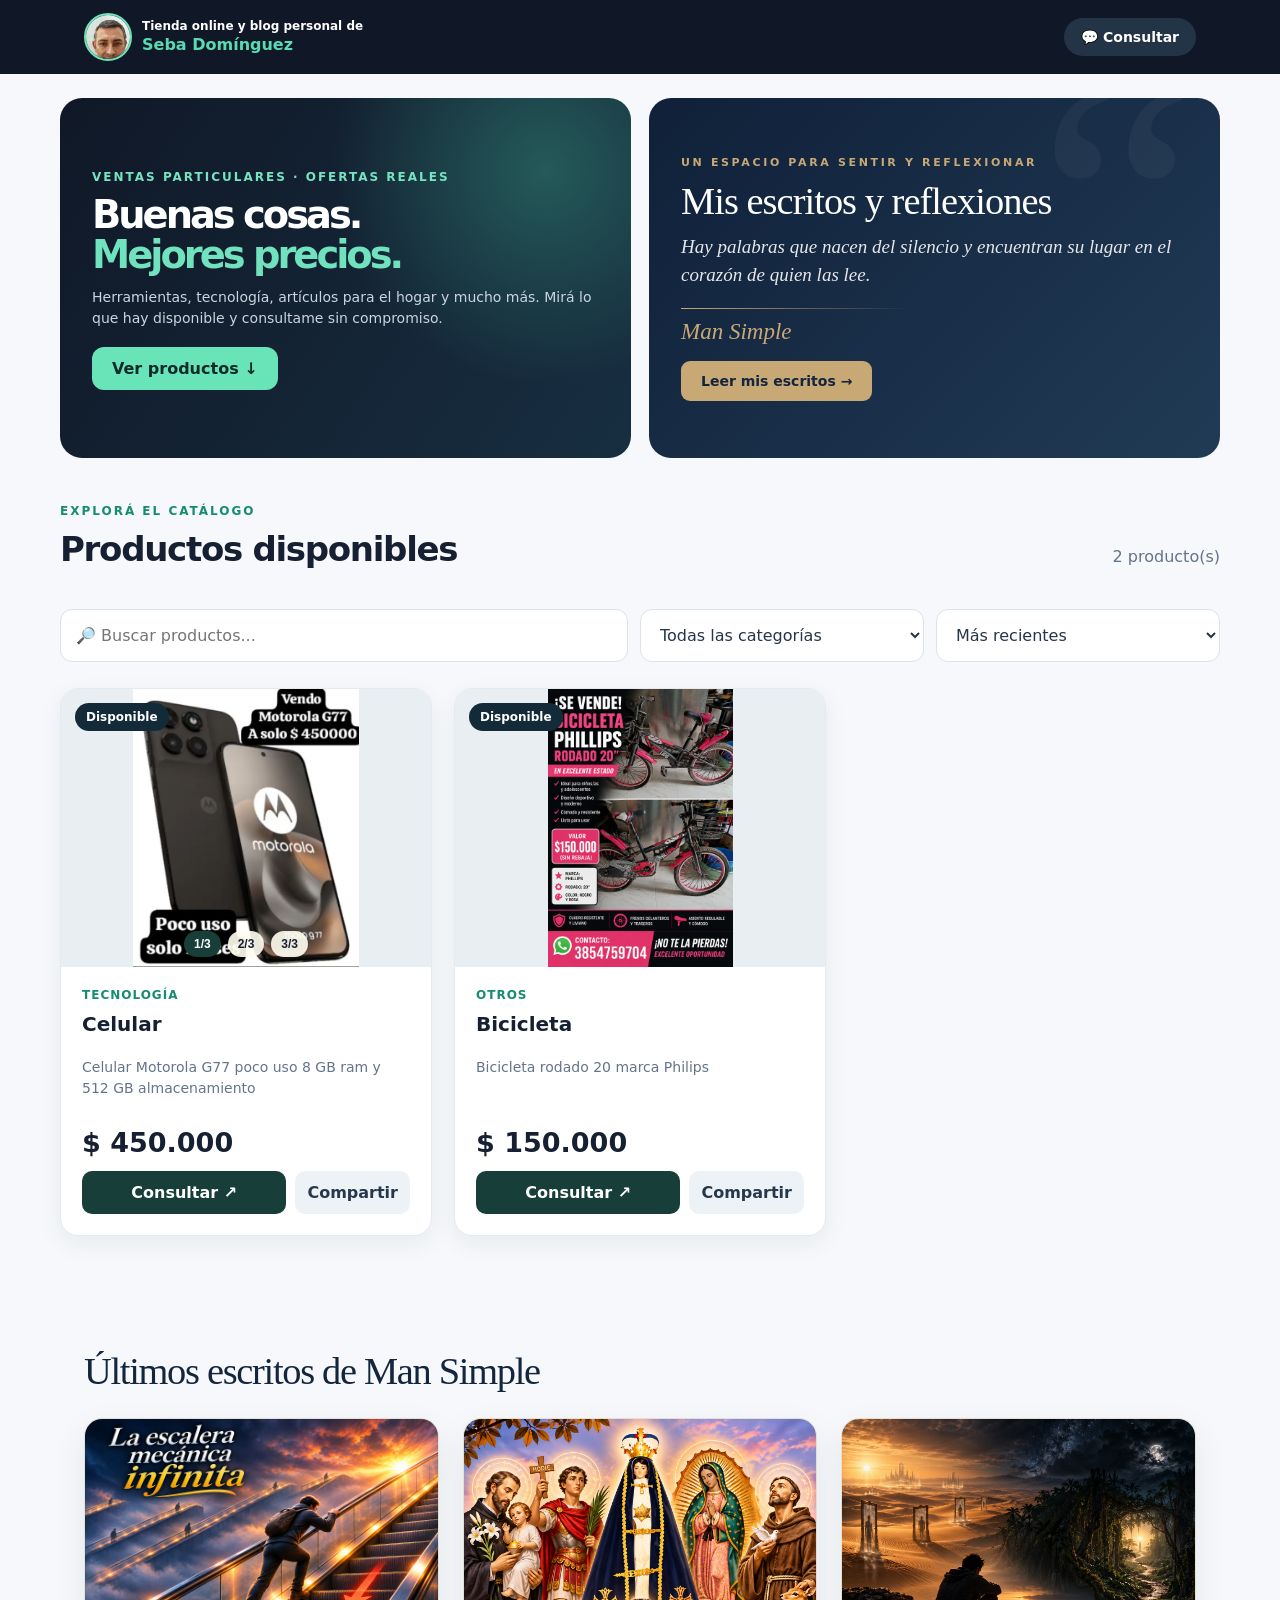
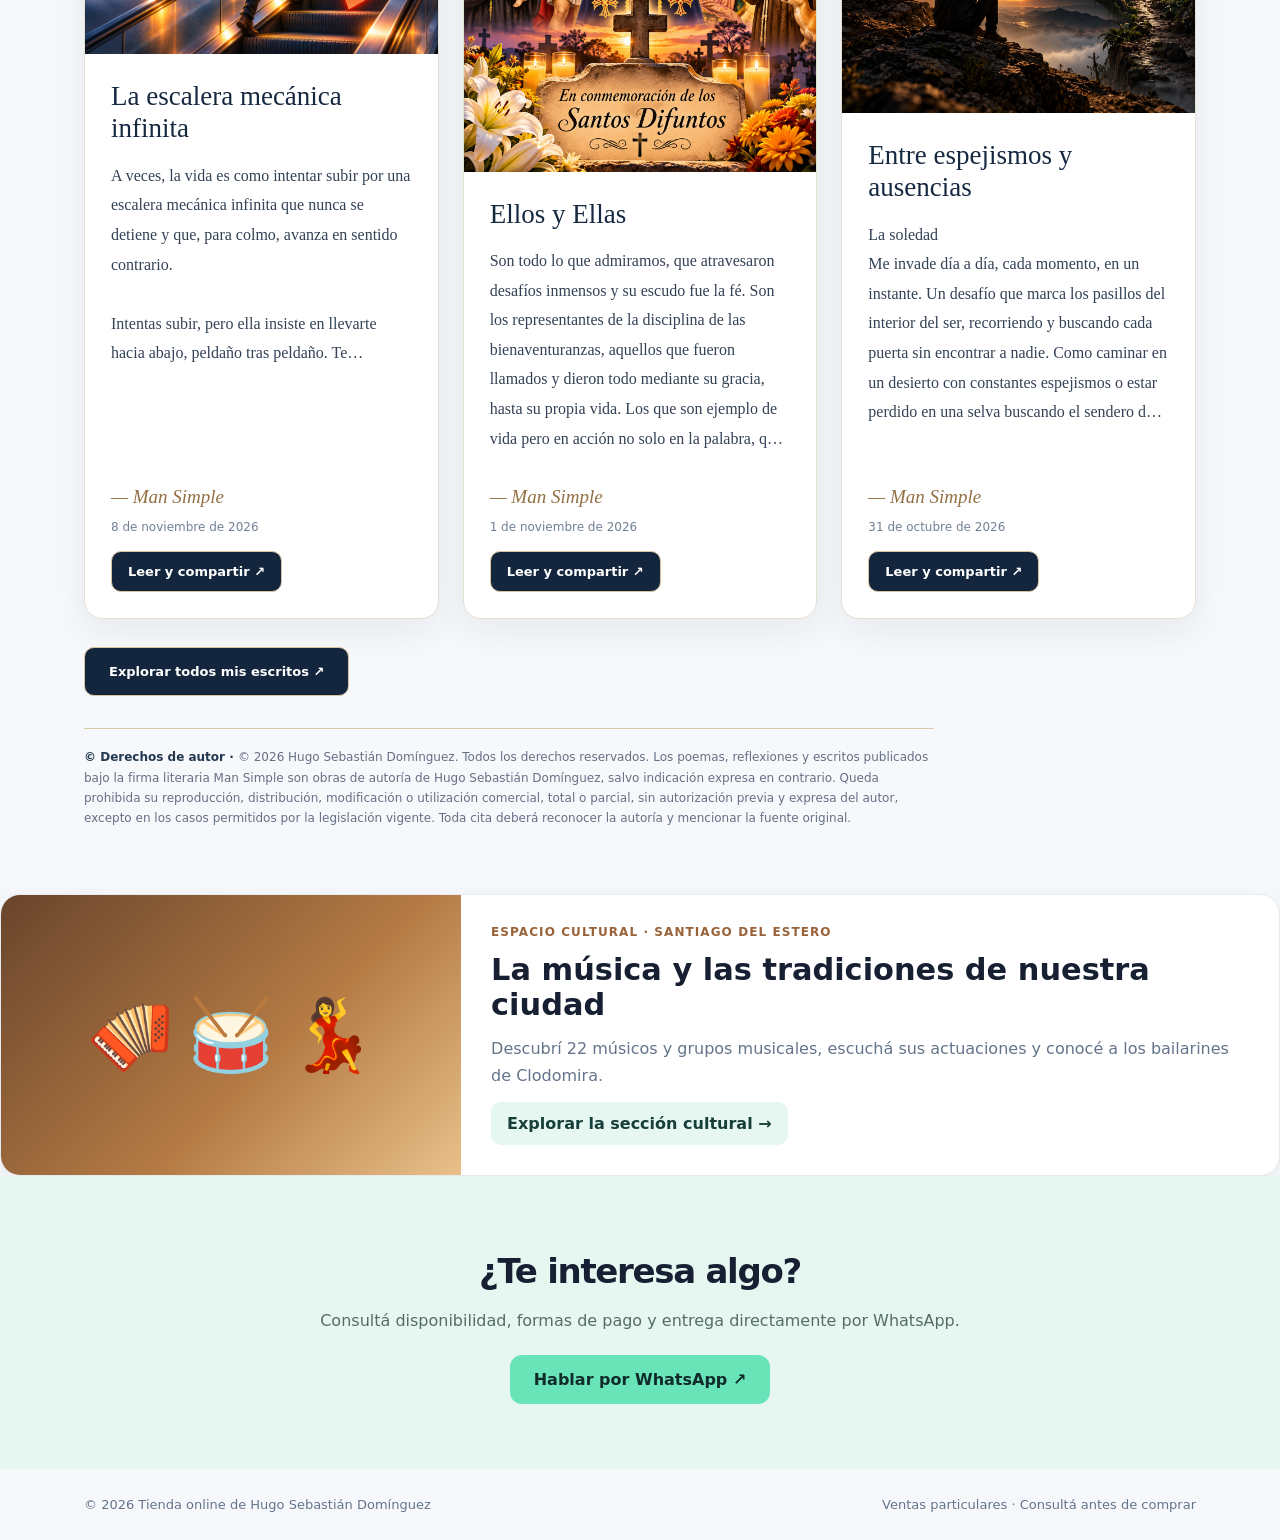
<file: index.html>
<!doctype html><html lang="es"><head><meta charset="utf-8"><meta name="viewport" content="width=device-width,initial-scale=1"><meta name="theme-color" content="#101827"><meta name="description" content="Productos, herramientas y oportunidades a excelentes precios."><title>Tienda online de Hugo Sebastián Domínguez</title><link rel="stylesheet" href="styles.css?v=escritos-1"></head><body><header><div class="wrap nav"><div class="logo"><img class="owner-avatar" role="button" tabindex="0" title="Ampliar fotografía de Hugo" aria-label="Ampliar fotografía de Hugo Sebastián Domínguez" src="[data-uri]" alt="Hugo Sebastián Domínguez"><span class="brand-copy"><small>Tienda online de</small><strong>Hugo Sebastián Domínguez</strong></span></div><a class="contact" id="topWhatsapp" href="#">💬 Consultar</a></div></header><main id="inicio"><section class="hero"><div class="wrap"><span class="eyebrow">VENTAS PARTICULARES · OFERTAS REALES</span><h1>Buenas cosas.<br><em>Mejores precios.</em></h1><p>Herramientas, tecnología, artículos para el hogar y mucho más. Mirá lo que hay disponible y consultame sin compromiso.</p><a class="primary" href="#catalogo">Ver productos ↓</a></div></section><section id="catalogo" class="wrap catalog"><div class="heading"><div><span class="eyebrow dark">EXPLORÁ EL CATÁLOGO</span><h2>Productos disponibles</h2></div><span id="counter"></span></div><div class="filters"><input id="search" type="search" placeholder="🔎 Buscar productos..." aria-label="Buscar productos"><select id="category" aria-label="Filtrar por categoría"><option value="">Todas las categorías</option></select><select id="order" aria-label="Ordenar"><option value="recent">Más recientes</option><option value="asc">Menor precio</option><option value="desc">Mayor precio</option></select></div><div id="products" class="grid"></div><p id="empty" hidden>No hay productos que coincidan con tu búsqueda.</p></section><section id="escritos" class="wrap escritos-section"><div class="heading"><div><span class="eyebrow dark">UN ESPACIO PERSONAL</span><h2>Mis escritos y reflexiones</h2></div></div><p class="escritos-intro">Frases, poemas, pensamientos e imágenes para compartir.</p><div id="escritos-preview" class="escritos-grid"></div><p id="escritos-preview-empty" class="escritos-empty" hidden>Próximamente compartiré aquí mis escritos y reflexiones.</p><a class="escritos-more" href="escritos.html">Ver todos mis escritos →</a></section><section id="cultura" class="wrap escritos-section"><div class="heading"><div><span class="eyebrow dark">NUESTRAS RAÍCES</span><h2>Cultura y tradición de Clodomira</h2></div></div><a class="cultura-ficha" href="cultura-clodomira.html" aria-label="Ingresar a Cultura y tradición de Clodomira"><div class="cultura-ficha-visual" aria-hidden="true"><span>🪗</span><span>🥁</span><span>💃</span></div><div class="cultura-ficha-body"><span class="cultura-ficha-kicker">ESPACIO CULTURAL · SANTIAGO DEL ESTERO</span><h3>La música y las tradiciones de nuestra ciudad</h3><p>Descubrí 22 músicos y grupos musicales, escuchá sus actuaciones y conocé a los bailarines de Clodomira.</p><span class="cultura-ficha-link">Explorar la sección cultural →</span></div></a></section><section class="cta"><div class="wrap"><h2>¿Te interesa algo?</h2><p>Consultá disponibilidad, formas de pago y entrega directamente por WhatsApp.</p><a class="primary" id="bottomWhatsapp" href="#">Hablar por WhatsApp ↗</a></div></section></main><footer><div class="wrap footer"><span>© <span id="year"></span> Tienda online de Hugo Sebastián Domínguez</span><span>Ventas particulares · Consultá antes de comprar</span></div></footer><dialog id="ownerPhotoDialog" class="owner-photo-dialog" aria-label="Fotografía ampliada de Hugo Sebastián Domínguez"><button type="button" class="owner-photo-close" aria-label="Cerrar fotografía">×</button><img alt="Fotografía de Hugo Sebastián Domínguez"></dialog><script src="config.js"></script><script src="app.js"></script><script src="escritos.js?v=man-simple-layout-20261025-3"></script><script>(function(){const avatar=document.querySelector('.owner-avatar');const dialog=document.getElementById('ownerPhotoDialog');if(!avatar||!dialog)return;dialog.querySelector('img').src=avatar.src;function open(){if(!dialog.open)dialog.showModal()}avatar.addEventListener('click',open);avatar.addEventListener('keydown',e=>{if(e.key==='Enter'||e.key===' '){e.preventDefault();open()}});dialog.querySelector('button').addEventListener('click',()=>dialog.close());dialog.addEventListener('click',e=>{if(e.target===dialog)dialog.close()})})();</script></body></html>
</file>
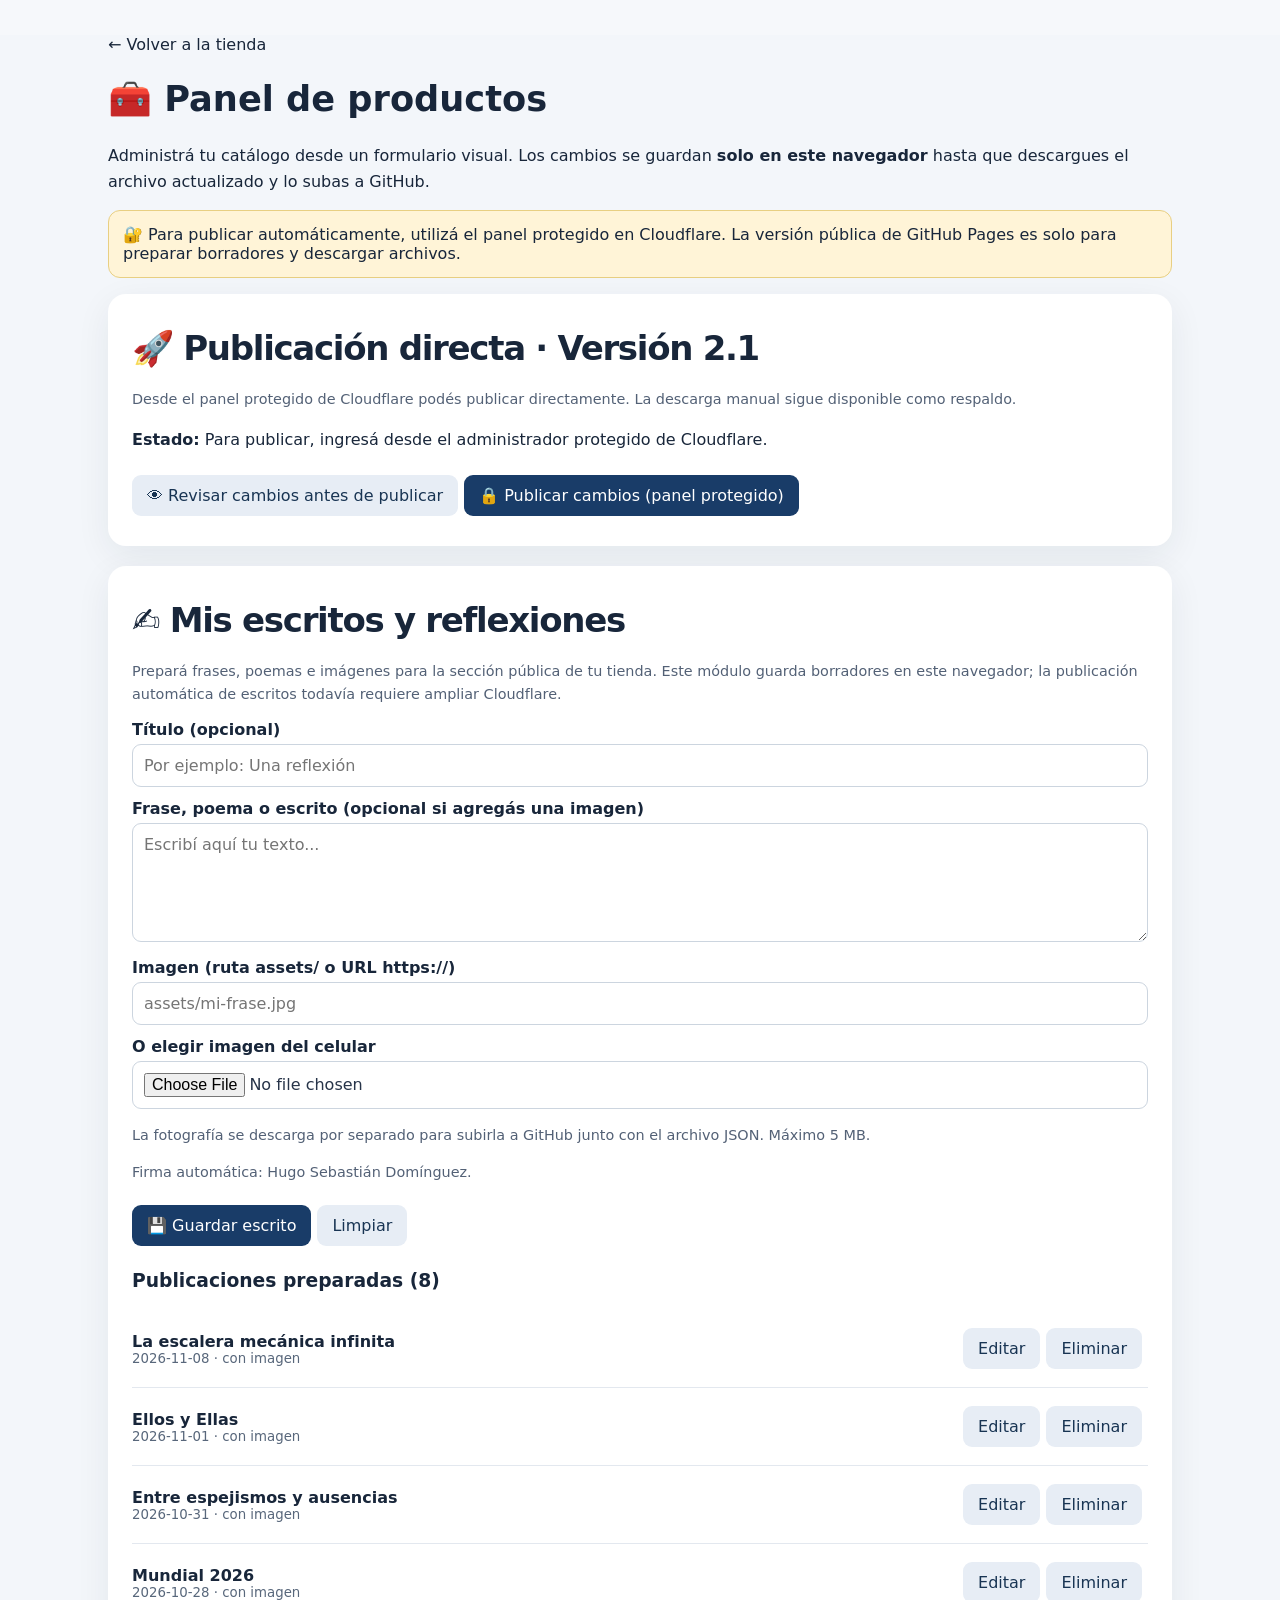
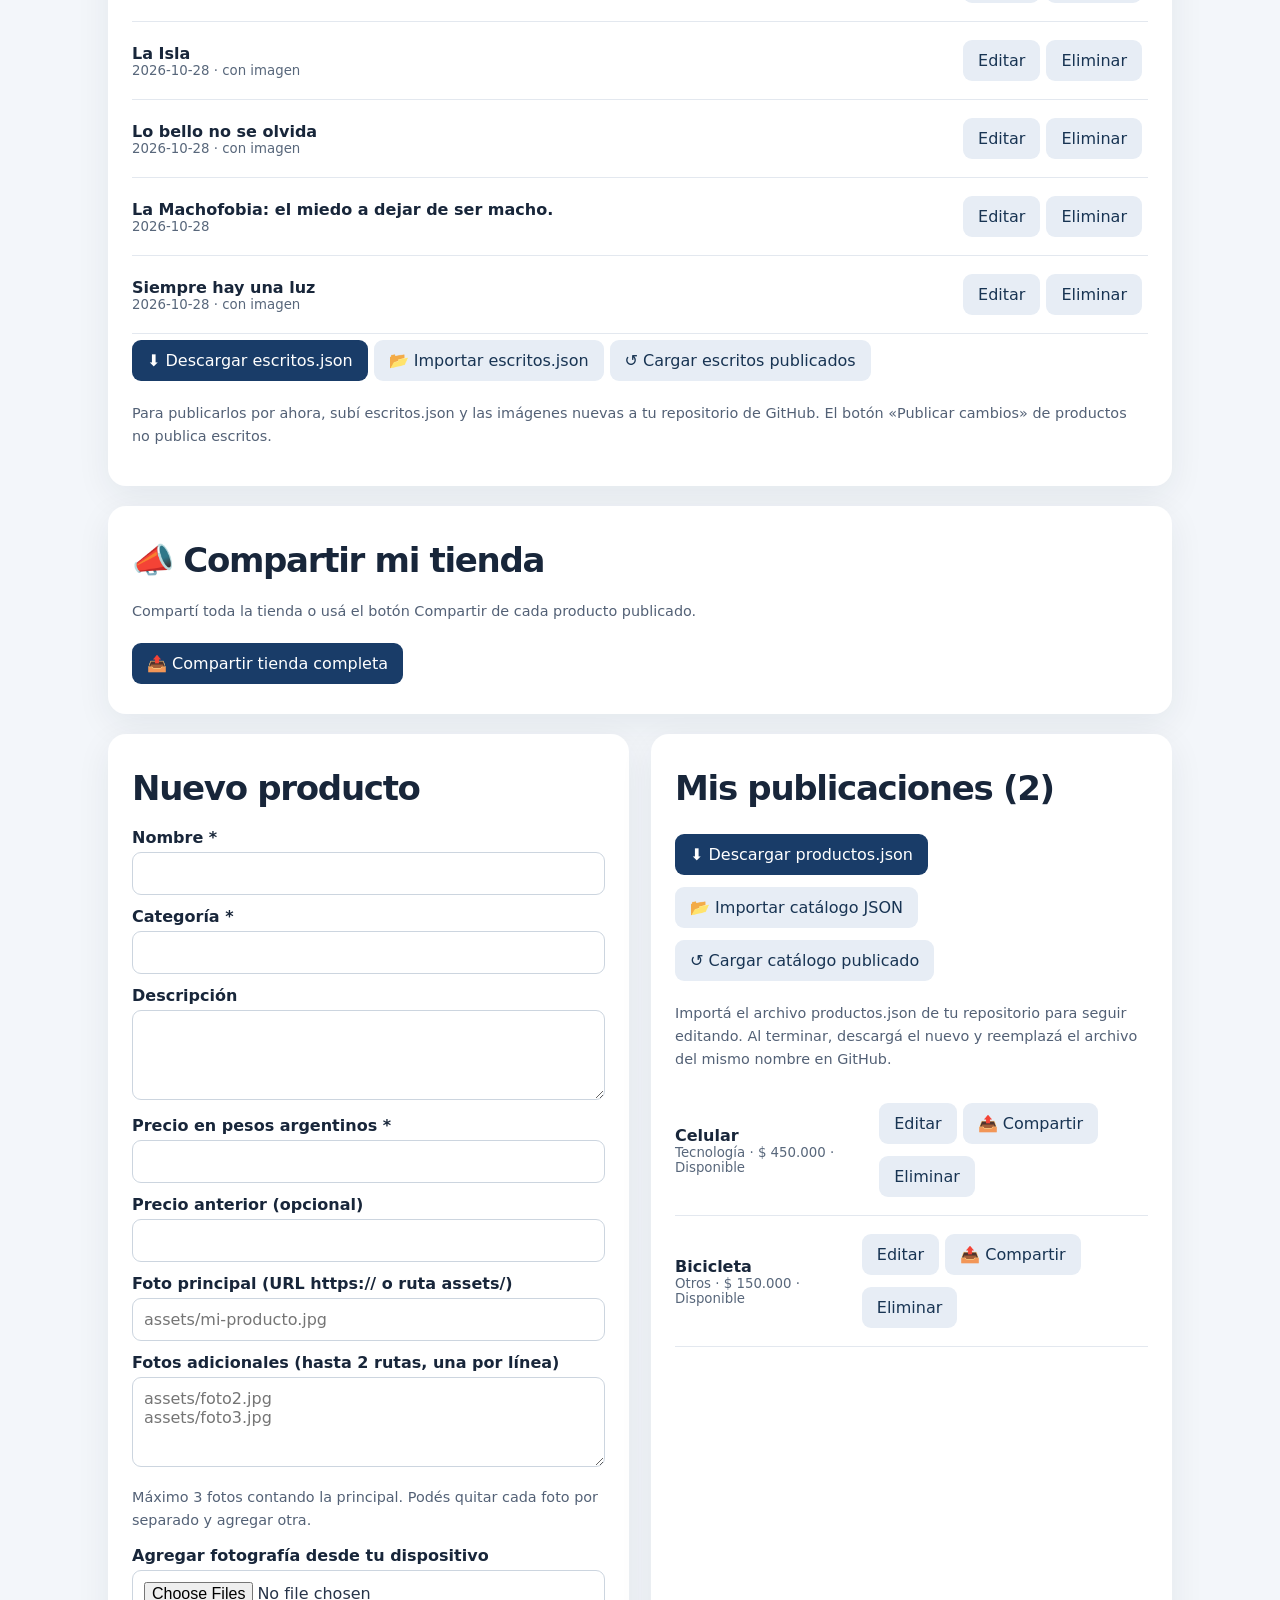
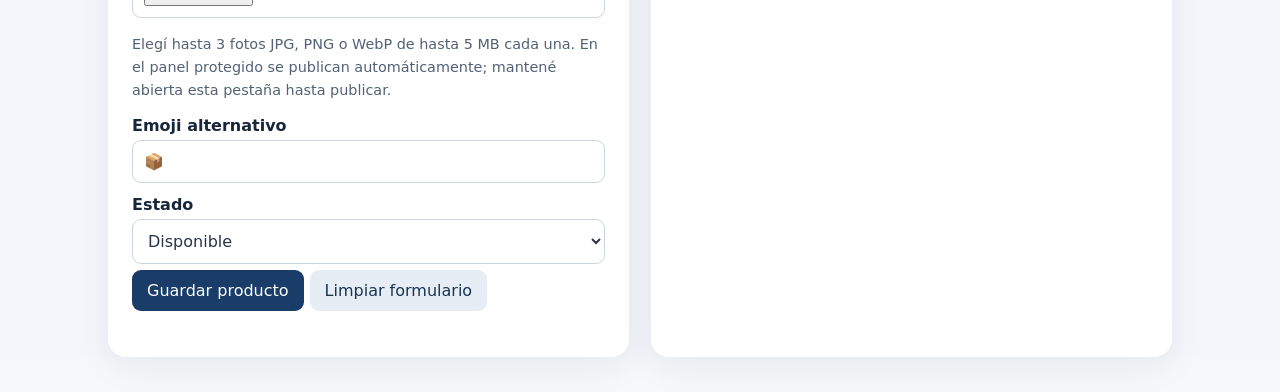
<file: admin.html>
<!doctype html><html lang="es"><head><meta charset="utf-8"><meta name="viewport" content="width=device-width,initial-scale=1"><title>Administrador | Ventas de Hugo Domínguez</title><link rel="stylesheet" href="styles.css"><style>body{background:#f3f6fa;color:#18263a}.admin{max-width:1100px;margin:35px auto;padding:0 18px}.admin h1{font-size:2.2rem}.admin p{line-height:1.6}.admin-grid{display:grid;grid-template-columns:1fr 1fr;gap:22px}.panel{background:white;padding:24px;border-radius:18px;box-shadow:0 10px 35px #14243a12}.panel label{display:block;font-weight:650;margin:12px 0 5px}.panel input,.panel textarea,.panel select{width:100%;padding:11px;border:1px solid #ccd5df;border-radius:9px;font:inherit}.panel textarea{min-height:90px}.panel button,.admin .btn{display:inline-block;border:0;border-radius:9px;background:#193c68;color:white;padding:11px 15px;margin:6px 6px 6px 0;cursor:pointer;text-decoration:none;font:inherit}.panel button.secondary{background:#e7edf5;color:#183453}.item-row{display:flex;justify-content:space-between;gap:12px;align-items:center;border-bottom:1px solid #e3e8ef;padding:12px 0}.item-row small{display:block;color:#58677b}.notice{background:#fff4d7;border:1px solid #e8cf82;padding:14px;border-radius:12px;margin:16px 0}.hint{color:#536176;font-size:.9rem}#message{font-weight:bold} @media(max-width:750px){.admin-grid{grid-template-columns:1fr}}.photo-card{display:inline-flex;flex-direction:column;align-items:center;gap:5px;margin:6px;padding:8px;border:1px solid #ddd;border-radius:10px}.photo-card img{width:110px;height:100px;object-fit:contain}</style></head><body><main class="admin"><a href="index.html">← Volver a la tienda</a><h1>🧰 Panel de productos</h1><p>Administrá tu catálogo desde un formulario visual. Los cambios se guardan <strong>solo en este navegador</strong> hasta que descargues el archivo actualizado y lo subas a GitHub.</p><div class="notice">🔐 Para publicar automáticamente, utilizá el panel protegido en Cloudflare. La versión pública de GitHub Pages es solo para preparar borradores y descargar archivos.</div><section class="panel" style="margin-bottom:20px"><h2>🚀 Publicación directa · Versión 2.1</h2><p class="hint">Desde el panel protegido de Cloudflare podés publicar directamente. La descarga manual sigue disponible como respaldo.</p><p><strong>Estado:</strong> <span id="publishStatus">Pendiente de configuración segura</span></p><button type="button" class="secondary" id="publishPreview">👁 Revisar cambios antes de publicar</button><button type="button" id="publishDirect" disabled title="Requiere configurar el servicio de autenticación">🔒 Publicar cambios (panel protegido)</button><div id="publishReview" hidden style="padding:14px;background:#f2f7fc;border-radius:10px;margin-top:10px"></div></section><section class="panel" id="escritosAdmin" style="margin-bottom:20px"><h2>✍️ Mis escritos y reflexiones</h2><p class="hint">Prepará frases, poemas e imágenes para la sección pública de tu tienda. Este módulo guarda borradores en este navegador; la publicación automática de escritos todavía requiere ampliar Cloudflare.</p><form id="escritoForm"><input type="hidden" id="escritoId"><label for="escritoTitulo">Título (opcional)</label><input id="escritoTitulo" maxlength="120" placeholder="Por ejemplo: Una reflexión"><label for="escritoTexto">Frase, poema o escrito (opcional si agregás una imagen)</label><textarea id="escritoTexto" maxlength="10000" rows="5" placeholder="Escribí aquí tu texto..."></textarea><label for="escritoImagen">Imagen (ruta assets/ o URL https://)</label><input id="escritoImagen" placeholder="assets/mi-frase.jpg"><label for="escritoArchivo">O elegir imagen del celular</label><input type="file" id="escritoArchivo" accept="image/jpeg,image/png,image/webp"><p class="hint">La fotografía se descarga por separado para subirla a GitHub junto con el archivo JSON. Máximo 5 MB.</p><img id="escritoVista" alt="Vista previa de imagen" hidden style="max-width:100%;max-height:240px;object-fit:contain;border-radius:12px"><p class="hint">Firma automática: Hugo Sebastián Domínguez.</p><button type="submit">💾 Guardar escrito</button><button type="button" id="escritoLimpiar" class="secondary">Limpiar</button></form><p id="escritoMensaje" role="status"></p><h3>Publicaciones preparadas (<span id="escritoCount">0</span>)</h3><div id="escritoLista"></div><button type="button" id="escritoDescargar">⬇ Descargar escritos.json</button><button type="button" id="escritoImportar" class="secondary">📂 Importar escritos.json</button><input id="escritoImportFile" type="file" accept=".json,application/json" hidden><button type="button" id="escritoRecargar" class="secondary">↺ Cargar escritos publicados</button><p class="hint">Para publicarlos por ahora, subí escritos.json y las imágenes nuevas a tu repositorio de GitHub. El botón «Publicar cambios» de productos no publica escritos.</p></section><div class="admin-grid"><section class="panel"><h2 id="formTitle">Nuevo producto</h2><form id="form"><input type="hidden" id="id"><label for="nombre">Nombre *</label><input id="nombre" required maxlength="110"><label for="categoria">Categoría *</label><input id="categoria" list="cats" required maxlength="55"><datalist id="cats"><option>Herramientas</option><option>Tecnología</option><option>Electrodomésticos</option><option>Hogar</option><option>Muebles</option><option>Otros</option></datalist><label for="descripcion">Descripción</label><textarea id="descripcion" maxlength="1000"></textarea><label for="precio">Precio en pesos argentinos *</label><input id="precio" type="number" min="0" step="1" required><label for="precioAnterior">Precio anterior (opcional)</label><input id="precioAnterior" type="number" min="0" step="1"><label for="imagen">Foto principal (URL https:// o ruta assets/)</label><input id="imagen" placeholder="assets/mi-producto.jpg"><label for="imagenesExtras">Fotos adicionales (hasta 2 rutas, una por línea)</label><textarea id="imagenesExtras" rows="2" placeholder="assets/foto2.jpg&#10;assets/foto3.jpg"></textarea><p class="hint">Máximo 3 fotos contando la principal. Podés quitar cada foto por separado y agregar otra.</p><label for="photoFile">Agregar fotografía desde tu dispositivo</label><input type="file" id="photoFile" accept="image/jpeg,image/png,image/webp" multiple><p class="hint">Elegí hasta 3 fotos JPG, PNG o WebP de hasta 5 MB cada una. En el panel protegido se publican automáticamente; mantené abierta esta pestaña hasta publicar.</p><div id="photoArea" hidden><div id="photoPreviews"></div><img id="photoPreview" alt="Vista previa" style="max-width:100%;max-height:220px;object-fit:contain;border-radius:10px"><p id="photoName" class="hint"></p><button type="button" id="photoDownload" class="secondary">⬇ Descargar fotografías para GitHub</button></div><label for="emoji">Emoji alternativo</label><input id="emoji" maxlength="8" placeholder="📦"><label for="estado">Estado</label><select id="estado"><option>Disponible</option><option>Reservado</option><option>Vendido</option></select><div><button type="submit">Guardar producto</button><button type="button" class="secondary" id="clear">Limpiar formulario</button></div></form><p id="message" role="status"></p></section><section class="panel"><h2>Mis publicaciones (<span id="count">0</span>)</h2><div><button id="download">⬇ Descargar productos.json</button><button id="import" class="secondary">📂 Importar catálogo JSON</button><input type="file" id="file" accept="application/json,.json" hidden><button id="restore" class="secondary">↺ Cargar catálogo publicado</button></div><p class="hint">Importá el archivo productos.json de tu repositorio para seguir editando. Al terminar, descargá el nuevo y reemplazá el archivo del mismo nombre en GitHub.</p><div id="listing"></div></section></div><script src="escritos-admin.js" defer></script></main><script src="admin.js"></script></body></html>
</file>
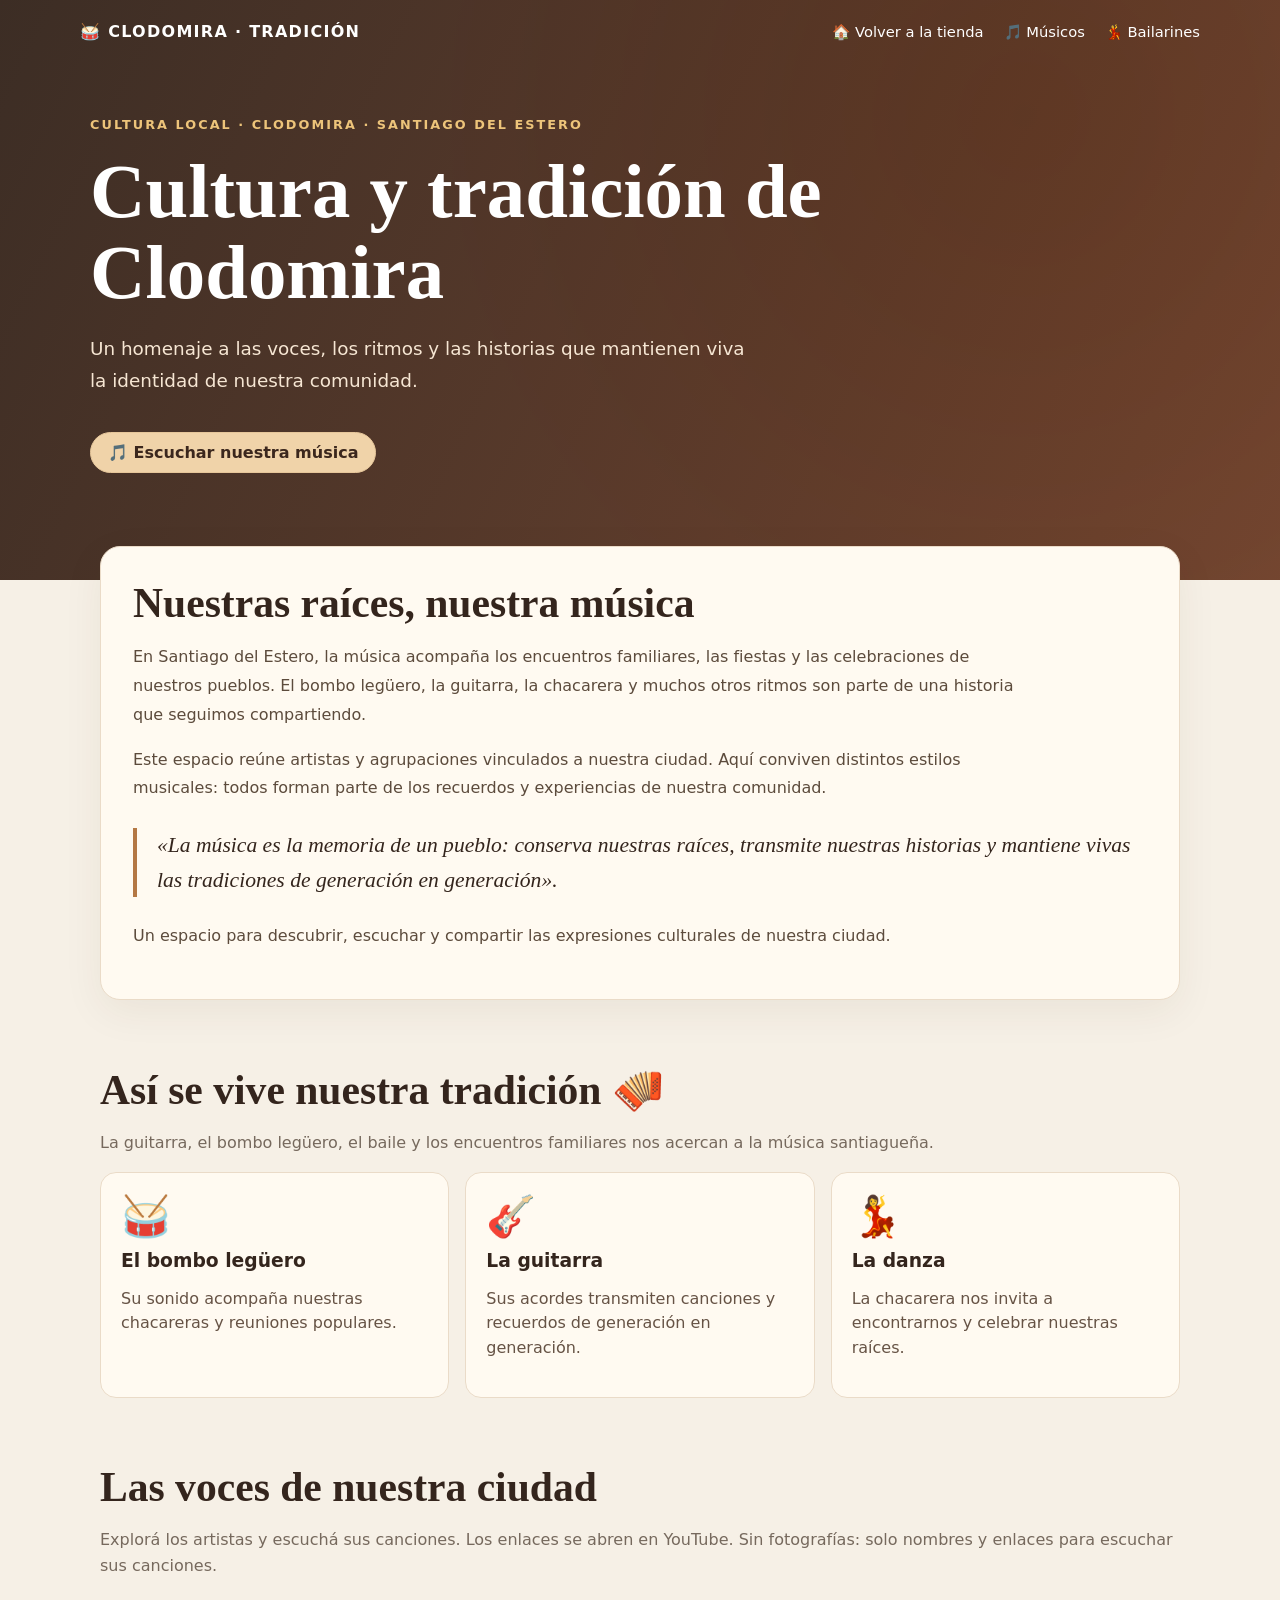
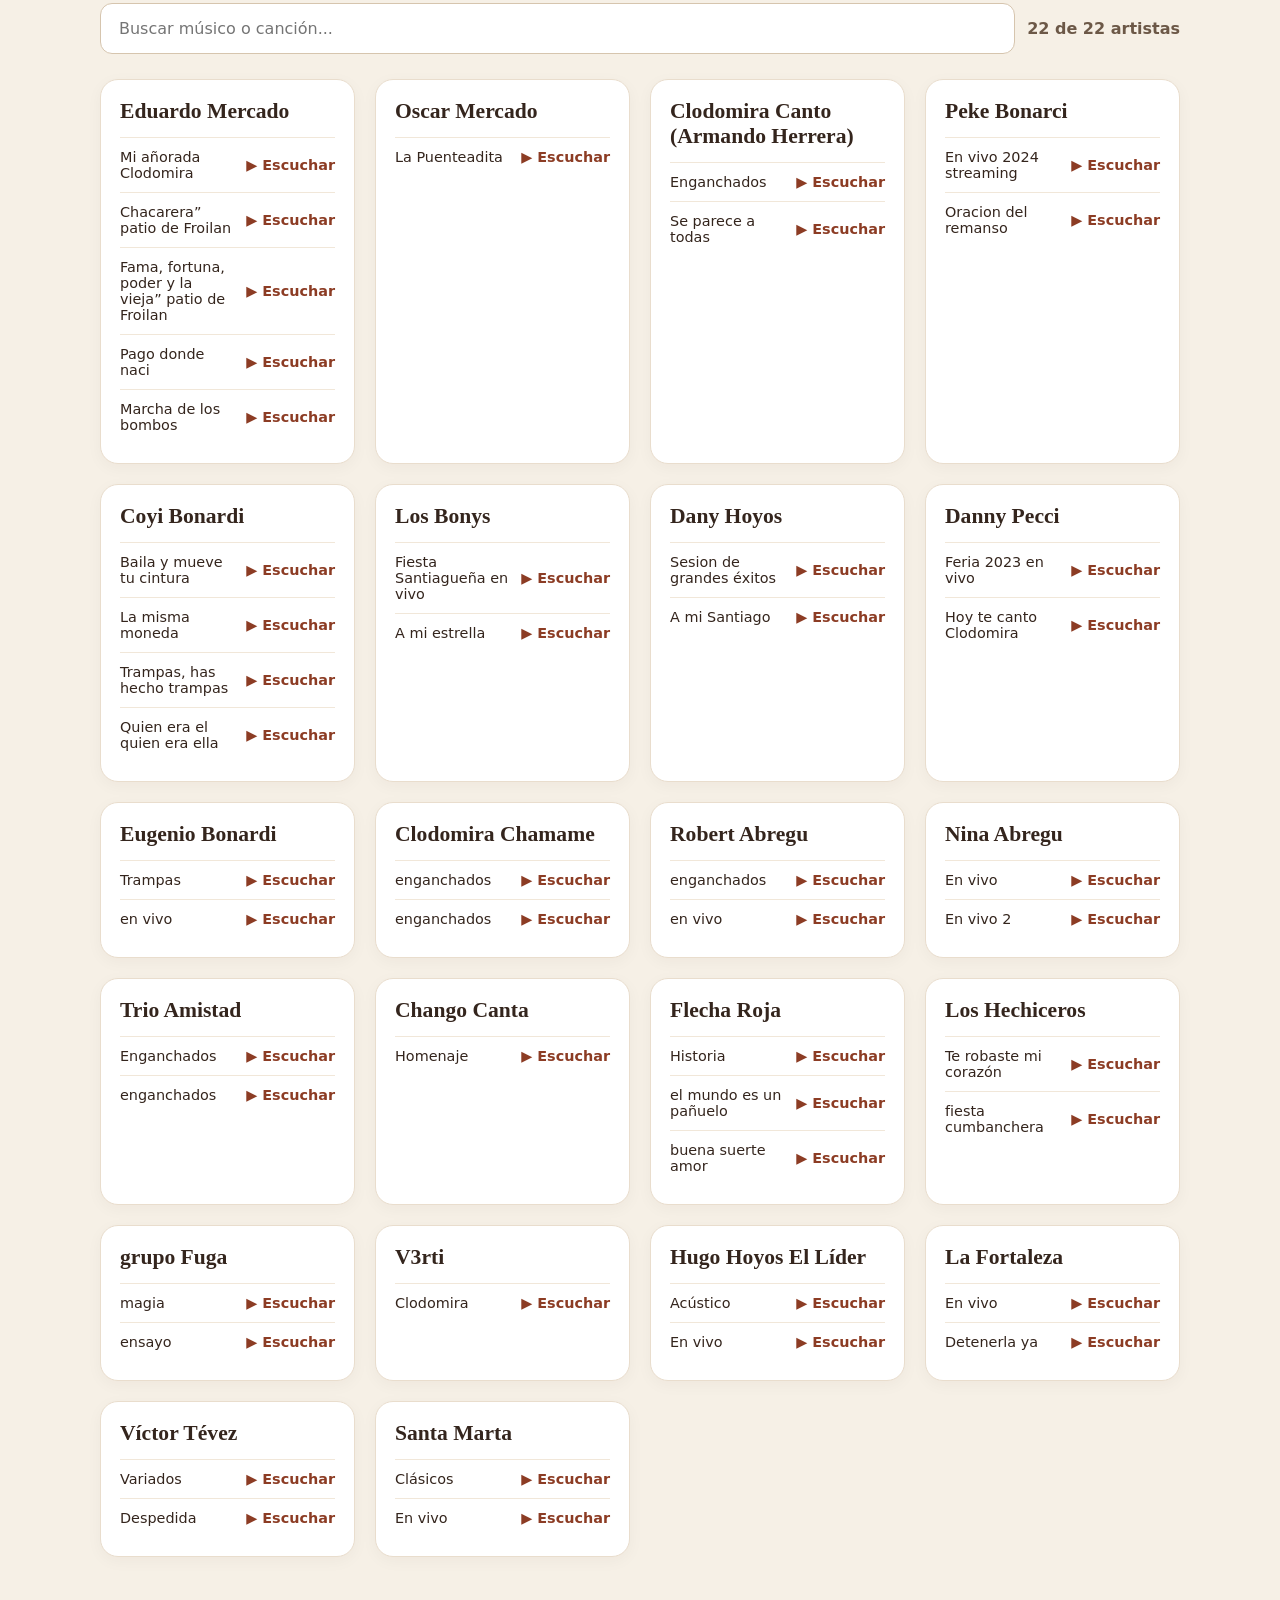
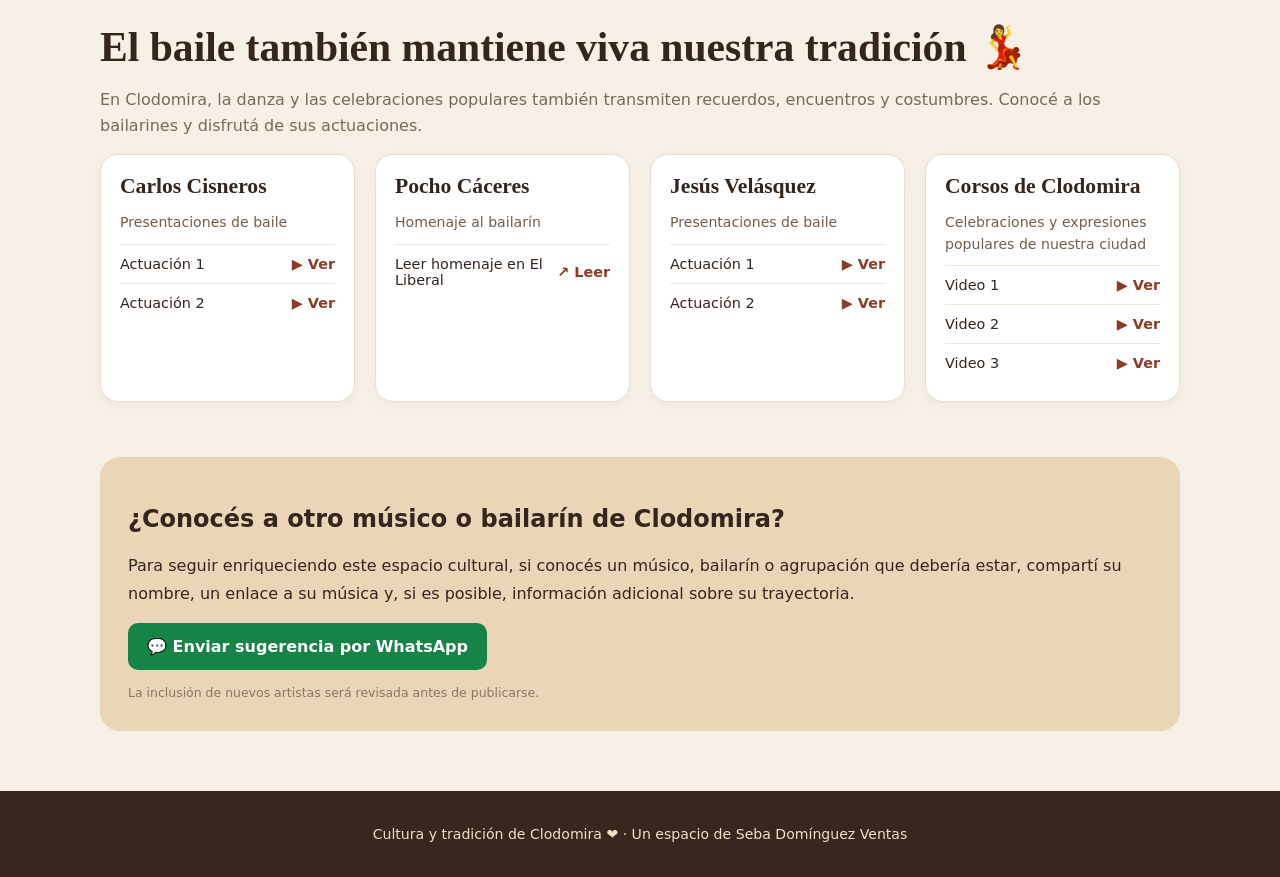
<file: cultura-clodomira.html>
<!doctype html><html lang="es"><head><meta charset="utf-8"><meta name="viewport" content="width=device-width,initial-scale=1"><meta name="theme-color" content="#402a20"><meta name="description" content="Música, danza y tradiciones de Clodomira, Santiago del Estero."><title>Cultura y tradición de Clodomira | Seba Domínguez Ventas</title><style>
:root{--dark:#34251d;--earth:#8e4f2d;--gold:#edc47a;--cream:#fff8ec;--muted:#76695d}*{box-sizing:border-box}body{margin:0;background:#f6f0e6;color:var(--dark);font-family:system-ui,-apple-system,Segoe UI,sans-serif}a{color:inherit}header{background:linear-gradient(115deg,#302018eF,#6b3b25eF),radial-gradient(circle at 80% 20%,#a67b4a,transparent 55%);color:white;padding:22px max(20px,calc((100vw - 1120px)/2));}nav{display:flex;align-items:center;justify-content:space-between;gap:15px;flex-wrap:wrap}nav strong{letter-spacing:.08em}nav a{text-decoration:none;font-size:.92rem}.hero{max-width:1100px;margin:0 auto;padding:76px 0 85px}.eyebrow{color:var(--gold);letter-spacing:.16em;font-weight:750;font-size:.8rem;text-transform:uppercase}.hero h1{font-family:Georgia,serif;font-size:clamp(2.7rem,7vw,5.8rem);line-height:1.05;max-width:800px;margin:20px 0}.hero p{max-width:660px;font-size:1.15rem;line-height:1.7;color:#f6e6d3}.pill{display:inline-block;border:1px solid #e6c69a;border-radius:99px;padding:10px 17px;margin-top:18px;text-decoration:none;background:#f0d3a9;color:#3b271d;font-weight:750}main{max-width:1120px;margin:auto;padding:0 20px 60px}.intro{background:#fffaf1;border:1px solid #eadbc8;border-radius:20px;padding:32px;margin-top:-34px;position:relative;box-shadow:0 12px 40px #442a1710}.intro h2,.section h2{font-family:Georgia,serif;font-size:clamp(1.7rem,4vw,2.6rem);margin:0 0 15px}.intro p{line-height:1.8;color:#5c4b3c;max-width:890px}.quote{border-left:4px solid #b47844;padding-left:20px;font:italic 1.35rem/1.6 Georgia,serif;margin:25px 0}.section{padding-top:65px}.sub{color:var(--muted);line-height:1.6}.toolbar{display:flex;gap:12px;flex-wrap:wrap;align-items:center;margin:25px 0}input{padding:15px 18px;border:1px solid #d6c5ae;border-radius:12px;min-width:250px;flex:1;font:inherit;background:white}.count{color:#6c5847;font-weight:650}.grid{display:grid;grid-template-columns:repeat(auto-fill,minmax(245px,1fr));gap:20px}.card{background:white;border:1px solid #e9ddcd;border-radius:18px;overflow:hidden;box-shadow:0 4px 16px #34251d0a}.cover{height:154px;background:linear-gradient(145deg,#9b663d,#493020);display:flex;align-items:center;justify-content:center;position:relative;color:#ffe1ac}.cover span{font-size:4rem}.cover small{position:absolute;bottom:12px;left:16px;font-size:.72rem;color:#fbe9d4}.cardbody{padding:19px}.card h3{font:700 1.35rem Georgia,serif;margin:0 0 13px;min-height:55px}.track{display:flex;gap:8px;align-items:center;justify-content:space-between;border-top:1px solid #f1e7d9;padding:11px 0;font-size:.9rem}.track a{color:#8c3c24;font-weight:750;text-decoration:none;white-space:nowrap}.track span{max-width:72%;overflow-wrap:anywhere}.hint{font-size:.78rem;color:#8a7764;margin:12px 0 0}.invite{background:#ead5b6;padding:28px;border-radius:20px;margin-top:55px}.invite p{line-height:1.7}.invite .whatsapp-button{display:inline-block;border:0;border-radius:10px;background:#168347;color:white;padding:14px 19px;font-weight:750;text-decoration:none}.invite .whatsapp-button:hover{background:#106a38}footer{text-align:center;padding:35px 15px;background:#38271d;color:#f2dfc8;font-size:.88rem}@media(max-width:600px){.hero{padding:50px 0 72px}.intro{padding:22px}.section{padding-top:44px}}

.school{font-size:.95rem;font-weight:700;color:#ffe8c3;line-height:1.8;margin-top:28px}.hero h1{font-size:clamp(2.45rem,6vw,5rem)}.symbol a{font-size:.84rem;color:#8c3c24}.symbol .pending{border:2px dashed #c6a782;border-radius:14px;height:145px;display:flex;align-items:center;justify-content:center;flex-direction:column;color:#856a4c}.schooltag{background:#fff2d9;border-radius:14px;padding:16px 20px;margin:20px 0;font-weight:700;color:#573e2c}
.tradicion-figure{margin:25px 0 20px;background:white;border:1px solid #e6d5bf;border-radius:18px;overflow:hidden}.tradicion-figure img{display:block;width:100%;height:auto}.tradicion-figure figcaption{padding:12px 18px;color:#6c5847;font-size:.82rem;line-height:1.5}.tradicion-grid{display:grid;grid-template-columns:repeat(auto-fit,minmax(210px,1fr));gap:16px}.tradicion-grid article{background:#fffaf1;border:1px solid #eadbc8;border-radius:16px;padding:20px}.tradicion-grid article span{font-size:2.5rem}.tradicion-grid h3{margin:10px 0}.tradicion-grid p{color:#665345;line-height:1.55}.symbol:first-child img{width:100%;object-fit:contain}nav a{white-space:nowrap}.navlinks{display:flex;gap:20px;flex-wrap:wrap}.dancecover{background:linear-gradient(135deg,#b97a55,#4b2941)}.dancecover span{font-size:3.5rem}.dance-note{color:#715d4d;font-size:.88rem;line-height:1.5;margin:0 0 10px}
.hero-symbols .hero-symbols .hero-symbols .hero-symbols .hero-symbols .card .cardbody{padding:22px}.card h3{min-height:0}.cover{display:none!important}@media(max-width:600px){.hero-symbols .hero-symbols }
.shop-back{display:inline-block;margin-top:18px;color:#ffe5c4;text-decoration:underline;font-weight:700}</style></head><body><header><nav><strong>🥁 CLODOMIRA · TRADICIÓN</strong><div class="navlinks"><a href="index.html">🏠 Volver a la tienda</a><a href="#artistas">🎵 Músicos</a><a href="#bailarines">💃 Bailarines</a></div></nav><div class="hero"><div class="eyebrow">Cultura local · Clodomira · Santiago del Estero</div><h1>Cultura y tradición de Clodomira</h1><p>Un homenaje a las voces, los ritmos y las historias que mantienen viva la identidad de nuestra comunidad.</p><a class="pill" href="#artistas">🎵 Escuchar nuestra música</a></div></header><main><section class="intro"><h2>Nuestras raíces, nuestra música</h2><p>En Santiago del Estero, la música acompaña los encuentros familiares, las fiestas y las celebraciones de nuestros pueblos. El bombo legüero, la guitarra, la chacarera y muchos otros ritmos son parte de una historia que seguimos compartiendo.</p><p>Este espacio reúne artistas y agrupaciones vinculados a nuestra ciudad. Aquí conviven distintos estilos musicales: todos forman parte de los recuerdos y experiencias de nuestra comunidad.</p><blockquote class="quote">«La música es la memoria de un pueblo: conserva nuestras raíces, transmite nuestras historias y mantiene vivas las tradiciones de generación en generación».</blockquote><p>Un espacio para descubrir, escuchar y compartir las expresiones culturales de nuestra ciudad.</p></section><section class="section" id="tradicion"><h2>Así se vive nuestra tradición 🪗</h2><p class="sub">La guitarra, el bombo legüero, el baile y los encuentros familiares nos acercan a la música santiagueña.</p><div class="tradicion-grid"><article><span>🥁</span><h3>El bombo legüero</h3><p>Su sonido acompaña nuestras chacareras y reuniones populares.</p></article><article><span>🎸</span><h3>La guitarra</h3><p>Sus acordes transmiten canciones y recuerdos de generación en generación.</p></article><article><span>💃</span><h3>La danza</h3><p>La chacarera nos invita a encontrarnos y celebrar nuestras raíces.</p></article></div></section><section class="section" id="artistas"><h2>Las voces de nuestra ciudad</h2><p class="sub">Explorá los artistas y escuchá sus canciones. Los enlaces se abren en YouTube. Sin fotografías: solo nombres y enlaces para escuchar sus canciones.</p><div class="toolbar"><input id="search" type="search" placeholder="Buscar músico o canción..." aria-label="Buscar músico o canción"><span class="count" id="count"></span></div><div class="grid" id="cards"></div><p id="empty" hidden>No encontramos coincidencias. Probá con otro nombre o canción.</p></section><section class="section" id="bailarines"><h2>El baile también mantiene viva nuestra tradición 💃</h2><p class="sub">En Clodomira, la danza y las celebraciones populares también transmiten recuerdos, encuentros y costumbres. Conocé a los bailarines y disfrutá de sus actuaciones.</p><div class="grid" id="dancecards"></div></section><section class="invite"><h2>¿Conocés a otro músico o bailarín de Clodomira?</h2><p>Para seguir enriqueciendo este espacio cultural, si conocés un músico, bailarín o agrupación que debería estar, compartí su nombre, un enlace a su música y, si es posible, información adicional sobre su trayectoria.</p><a class="whatsapp-button" id="whatsapp" href="https://wa.me/5493854759704?text=Hola%2C%20quiero%20sugerir%20un%20artista%20para%20la%20seccion%20cultural%20de%20Clodomira.%0ANombre%3A%20%0AEnlace%3A%20" target="_blank" rel="noopener noreferrer">💬 Enviar sugerencia por WhatsApp</a><p class="hint">La inclusión de nuevos artistas será revisada antes de publicarse.</p></section></main><footer>Cultura y tradición de Clodomira ❤️ · Un espacio de Seba Domínguez Ventas</footer><script>
const artists=[{"name":"Eduardo Mercado","tracks":[{"title":"Mi añorada Clodomira","url":"https://www.youtube.com/watch?v=OawllV-Z3sw"},{"title":"Chacarera” patio de Froilan","url":"https://www.youtube.com/watch?v=2kq26GM2uHI"},{"title":"Fama, fortuna, poder y la vieja” patio de Froilan","url":"https://www.youtube.com/watch?v=962tEmOupsA"},{"title":"Pago donde naci","url":"https://www.youtube.com/watch?v=sHHGVqEQ6yQ"},{"title":"Marcha de los bombos","url":"https://www.youtube.com/watch?v=091BwJD4mIg"}]},{"name":"Oscar Mercado","tracks":[{"title":"La Puenteadita","url":"https://www.youtube.com/watch?v=z7-eYLMHUg8"}]},{"name":"Clodomira Canto (Armando Herrera)","tracks":[{"title":"Enganchados","url":"https://www.youtube.com/watch?v=le6wOCgxvQk"},{"title":"Se parece a todas","url":"https://www.youtube.com/watch?v=WcbUNyxmRRY"}]},{"name":"Peke Bonarci","tracks":[{"title":"En vivo 2024 streaming","url":"https://www.youtube.com/watch?v=y4noL9QRh7U"},{"title":"Oracion del remanso","url":"https://www.youtube.com/watch?v=H7HstCI77Q0"}]},{"name":"Coyi Bonardi","tracks":[{"title":"Baila y mueve tu cintura","url":"https://www.youtube.com/watch?v=uKvq-jDEZ2g&list=RDuKvq-jDEZ2g&start_radio=1"},{"title":"La misma moneda","url":"https://www.youtube.com/watch?v=Ea_wXh8RTDM"},{"title":"Trampas, has hecho trampas","url":"https://www.youtube.com/watch?v=PyMBrCfHegs"},{"title":"Quien era el quien era ella","url":"https://www.youtube.com/watch?v=bfrBLjd_QCw&list=OLAK5uy_mD-pMpAOveyfC7QQJC_KISzv2d87fq77M"}]},{"name":"Los Bonys","tracks":[{"title":"Fiesta Santiagueña en vivo","url":"https://www.youtube.com/watch?v=h5wQSs5C3ZA"},{"title":"A mi estrella","url":"https://www.youtube.com/watch?v=SUwZsoyIxMs"}]},{"name":"Dany Hoyos","tracks":[{"title":"Sesion de grandes éxitos","url":"https://www.youtube.com/watch?v=hNK_SEIYqcI"},{"title":"A mi Santiago","url":"https://www.youtube.com/watch?v=OqiGg95cMlI"}]},{"name":"Danny Pecci","tracks":[{"title":"Feria 2023 en vivo","url":"https://www.youtube.com/watch?v=bOAmYYuviPA"},{"title":"Hoy te canto Clodomira","url":"https://www.youtube.com/watch?v=C2adkHIpaPI"}]},{"name":"Eugenio Bonardi","tracks":[{"title":"Trampas","url":"https://www.youtube.com/watch?v=yphGhXqkTms"},{"title":"en vivo","url":"https://www.youtube.com/watch?v=WBQDuHcxpIs"}]},{"name":"Clodomira Chamame","tracks":[{"title":"enganchados","url":"https://www.youtube.com/watch?v=iq-RQPddH3I"},{"title":"enganchados","url":"https://www.youtube.com/watch?v=42XmgrwXHaQ"}]},{"name":"Robert Abregu","tracks":[{"title":"enganchados","url":"https://www.youtube.com/watch?v=NpS7kdNLESk"},{"title":"en vivo","url":"https://www.youtube.com/watch?v=KeivTKLnnOM"}]},{"name":"Nina Abregu","tracks":[{"title":"En vivo","url":"https://www.youtube.com/watch?v=U5oIWuJm1Pk"},{"title":"En vivo 2","url":"https://www.youtube.com/watch?v=hj4xS9mF_Dc"}]},{"name":"Trio Amistad","tracks":[{"title":"Enganchados","url":"https://www.youtube.com/watch?v=u19TjNFVI6U"},{"title":"enganchados","url":"https://www.youtube.com/watch?v=W3TDDAOSs_g"}]},{"name":"Chango Canta","tracks":[{"title":"Homenaje","url":"https://www.youtube.com/watch?v=LpfQrUP1PVc"}]},{"name":"Flecha Roja","tracks":[{"title":"Historia","url":"https://www.youtube.com/watch?v=1Ymrc_WEdWg"},{"title":"el mundo es un pañuelo","url":"https://www.youtube.com/watch?v=CWw2NgH7y2o"},{"title":"buena suerte amor","url":"https://www.youtube.com/watch?v=v3yLX5LF4us&list=PLG_CT2cWcDYKI2UwvRZawFj3tJLXYO7DR&index=8"}]},{"name":"Los Hechiceros","tracks":[{"title":"Te robaste mi corazón","url":"https://www.youtube.com/watch?v=SUk-SC6N1vI&list=PLddcfUNZeN866etHvgYIg4YxmFTw4yfzn&index=1"},{"title":"fiesta cumbanchera","url":"https://www.youtube.com/watch?v=fxYlJ-lc4-s&list=PLddcfUNZeN866etHvgYIg4YxmFTw4yfzn&index=7"}]},{"name":"grupo Fuga","tracks":[{"title":"magia","url":"https://www.youtube.com/watch?v=XQhGGrQNegs"},{"title":"ensayo","url":"https://www.youtube.com/watch?v=nOW6UrlEA2Q"}]},{"name":"V3rti","tracks":[{"title":"Clodomira","url":"https://www.youtube.com/watch?v=d1KBPI8drYA"}]},{"name":"Hugo Hoyos El Líder","tracks":[{"title":"Acústico","url":"https://www.youtube.com/watch?v=vo9nP66SV-Y"},{"title":"En vivo","url":"https://www.youtube.com/watch?v=zkvcXYTDTIQ"}]},{"name":"La Fortaleza","tracks":[{"title":"En vivo","url":"https://www.youtube.com/watch?v=YZ1tmx_IvwA"},{"title":"Detenerla ya","url":"https://www.youtube.com/watch?v=dhl0XjD7bvA&list=PLMuVVocWEj4rIJ2ILhDeF7-PmAOWZIV7w&index=2"}]},{"name":"Víctor Tévez","tracks":[{"title":"Variados","url":"https://www.youtube.com/watch?v=rVh1Wwb_cXo"},{"title":"Despedida","url":"https://www.youtube.com/watch?v=a6z3-Gvltnc"}]},{"name":"Santa Marta","tracks":[{"title":"Clásicos","url":"https://www.youtube.com/watch?v=RCzhv0lpKLI"},{"title":"En vivo","url":"https://www.youtube.com/watch?v=-trYd0NMnsY"}]}];
const cards=document.getElementById('cards'),count=document.getElementById('count');
function el(tag,cls,txt){let x=document.createElement(tag);if(cls)x.className=cls;if(txt!==undefined)x.textContent=txt;return x}
function render(){let q=document.getElementById('search').value.toLocaleLowerCase('es').trim();let filtered=artists.filter(a=>(a.name+' '+a.tracks.map(t=>t.title).join(' ')).toLocaleLowerCase('es').includes(q));cards.replaceChildren();filtered.forEach(a=>{let card=el('article','card'),body=el('div','cardbody');body.append(el('h3','',a.name));a.tracks.forEach(t=>{let line=el('div','track'),name=el('span','',t.title),link=el('a','','▶ Escuchar');link.href=t.url;link.target='_blank';link.rel='noopener noreferrer';line.append(name,link);body.append(line)});card.append(body);cards.append(card)});count.textContent=filtered.length+' de '+artists.length+' artistas';document.getElementById('empty').hidden=filtered.length>0}

const dancers=[
{name:'Carlos Cisneros',description:'Presentaciones de baile',icon:'💃',links:[{title:'Actuación 1',url:'https://www.youtube.com/watch?v=U8g-IpUGbtQ'},{title:'Actuación 2',url:'https://www.youtube.com/watch?v=49oH8E1Q8W0'}]},
{name:'Pocho Cáceres',description:'Homenaje al bailarín',icon:'🕺',links:[{title:'Leer homenaje en El Liberal',url:'https://www.elliberal.com.ar/nota/-445161/2018/12/clodomira-homenajeo-al-bailarin-pocho-caceres'}]},
{name:'Jesús Velásquez',description:'Presentaciones de baile',icon:'💃',links:[{title:'Actuación 1',url:'https://www.youtube.com/watch?v=oZW7a9QUMS4'},{title:'Actuación 2',url:'https://www.youtube.com/watch?v=mSs4VMe9wQU'}]},
{name:'Corsos de Clodomira',description:'Celebraciones y expresiones populares de nuestra ciudad',icon:'🎭',links:[{title:'Video 1',url:'https://www.youtube.com/watch?v=3hp1bLXTMb4'},{title:'Video 2',url:'https://www.youtube.com/watch?v=fSfc5FEWpgM'},{title:'Video 3',url:'https://www.youtube.com/watch?v=HCFYqfpO0gw'}]}
];
const dancecards=document.getElementById('dancecards');
dancers.forEach(d=>{let card=el('article','card');let body=el('div','cardbody');body.append(el('h3','',d.name),el('p','dance-note',d.description));d.links.forEach(t=>{let line=el('div','track'),name=el('span','',t.title),link=el('a','',t.url.includes('elliberal')?'↗ Leer':'▶ Ver');link.href=t.url;link.target='_blank';link.rel='noopener noreferrer';line.append(name,link);body.append(line)});card.append(body);dancecards.append(card)});
document.getElementById('search').addEventListener('input',render);render();
</script></body></html>
</file>
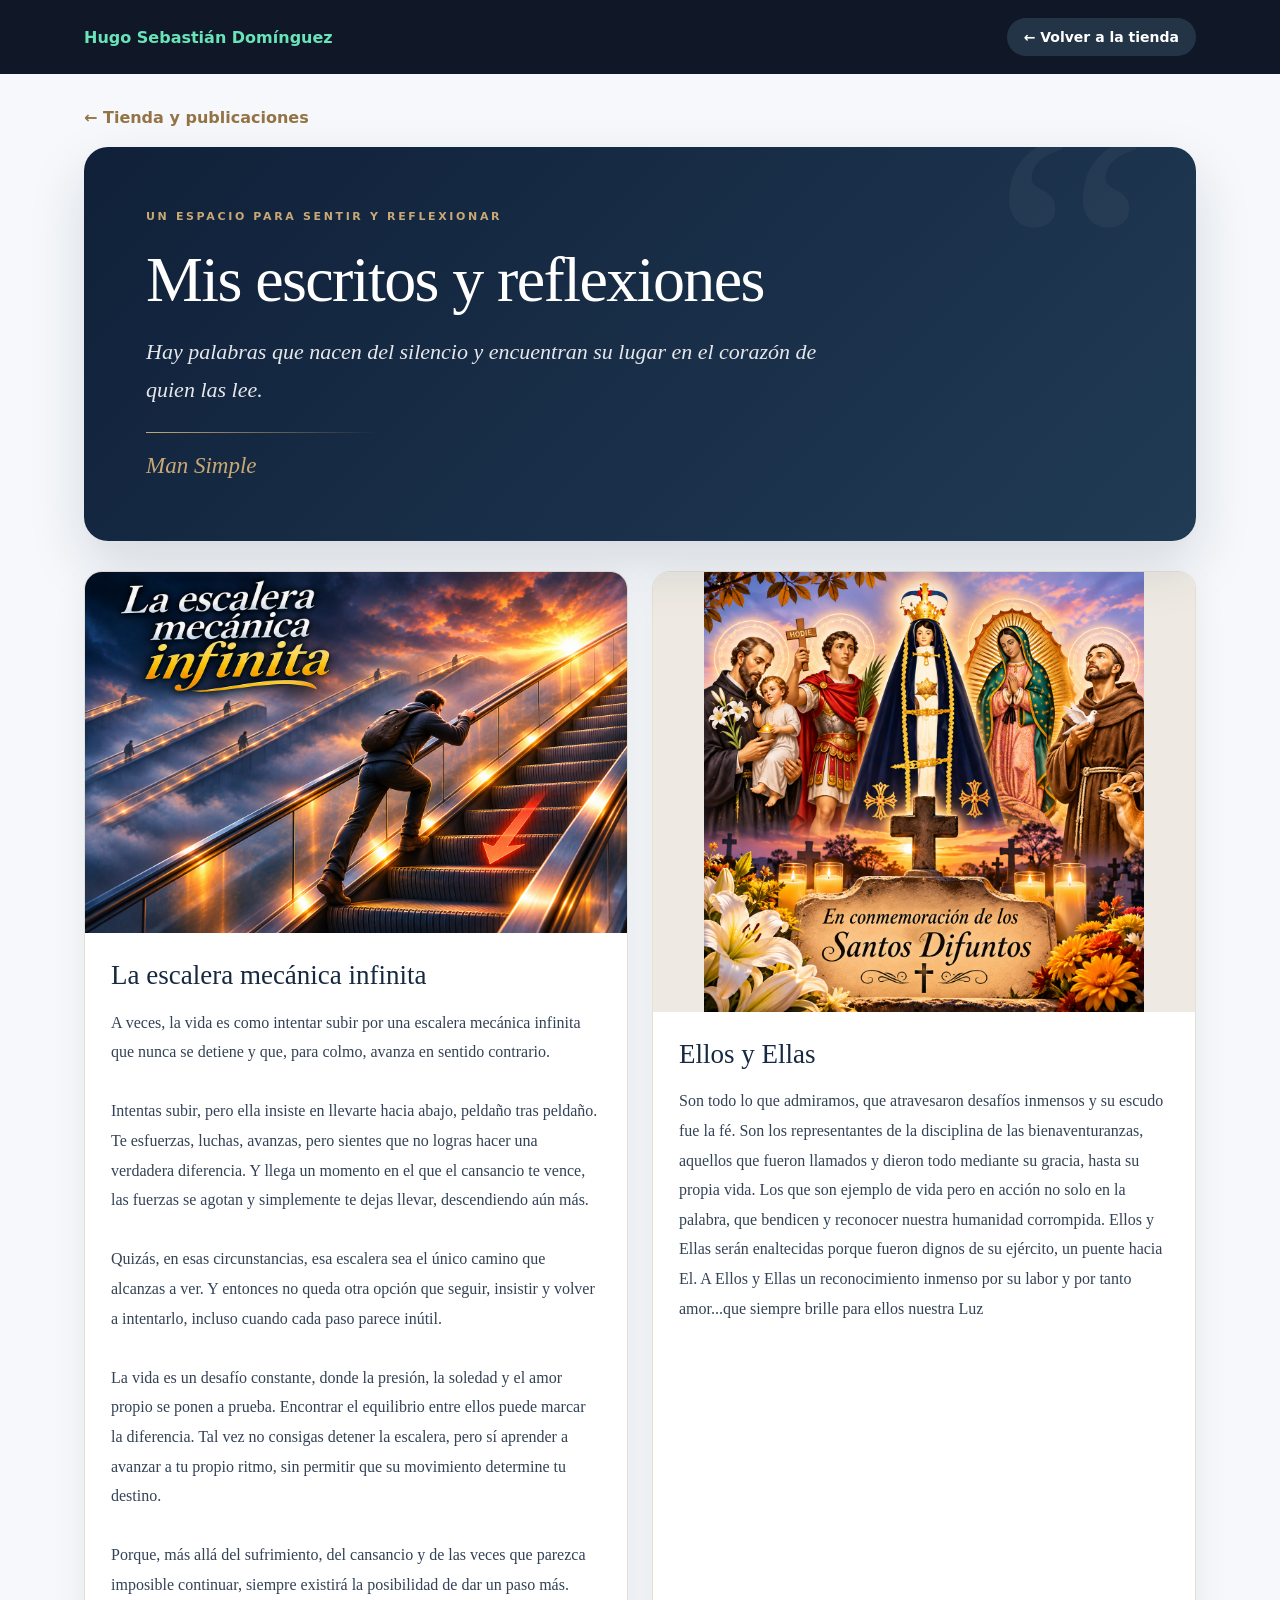
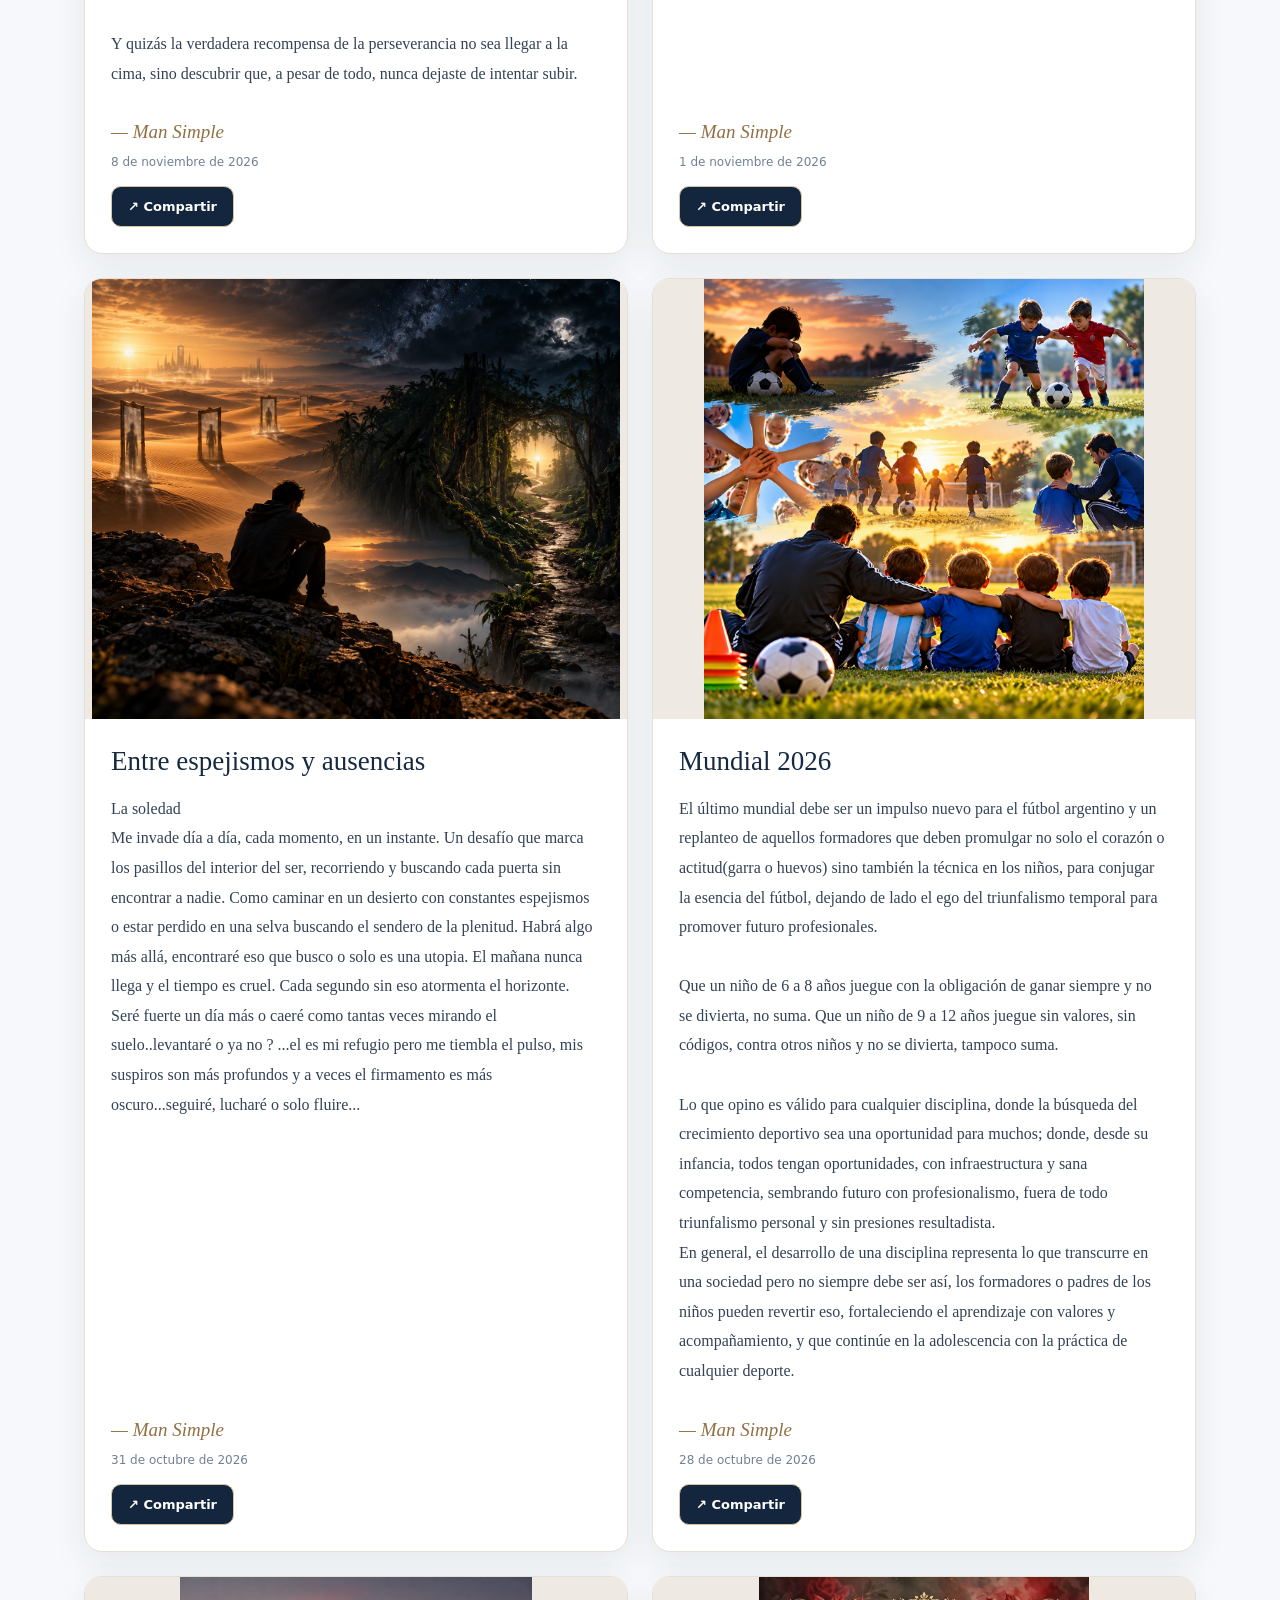
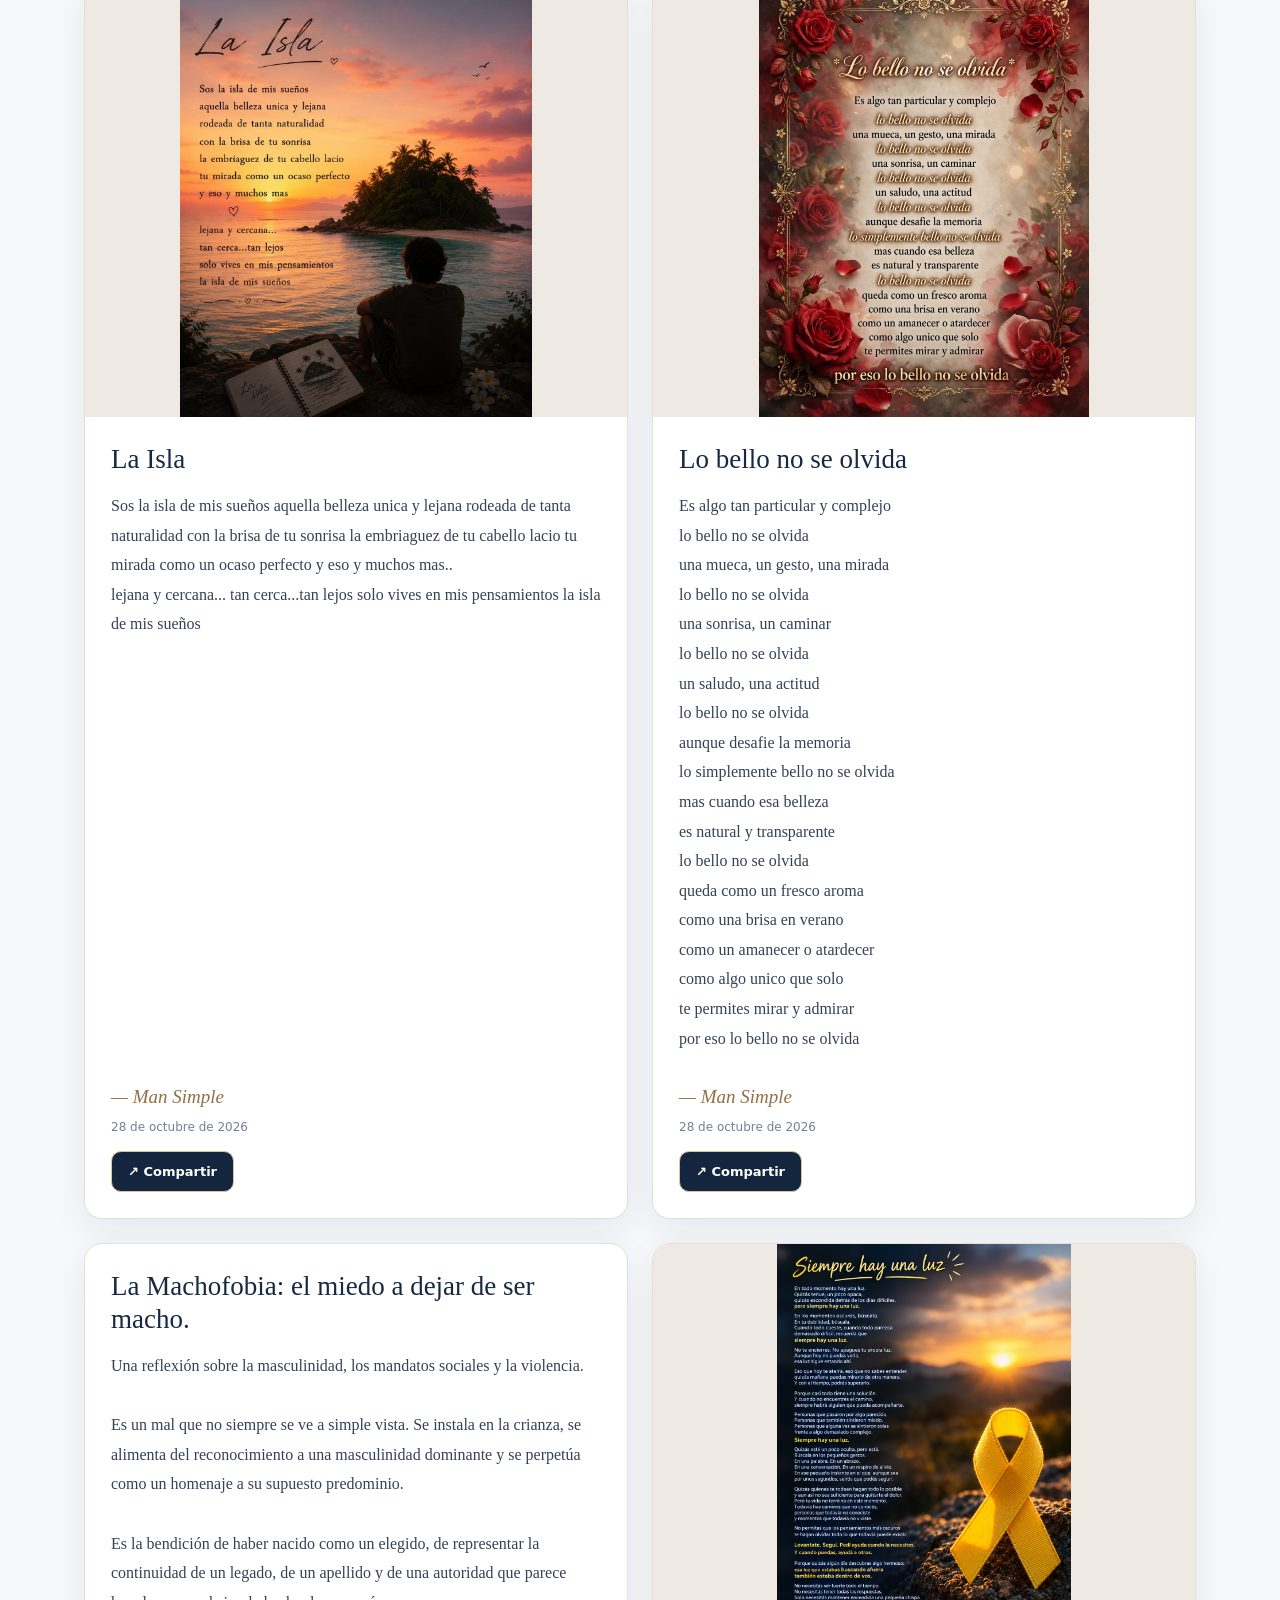
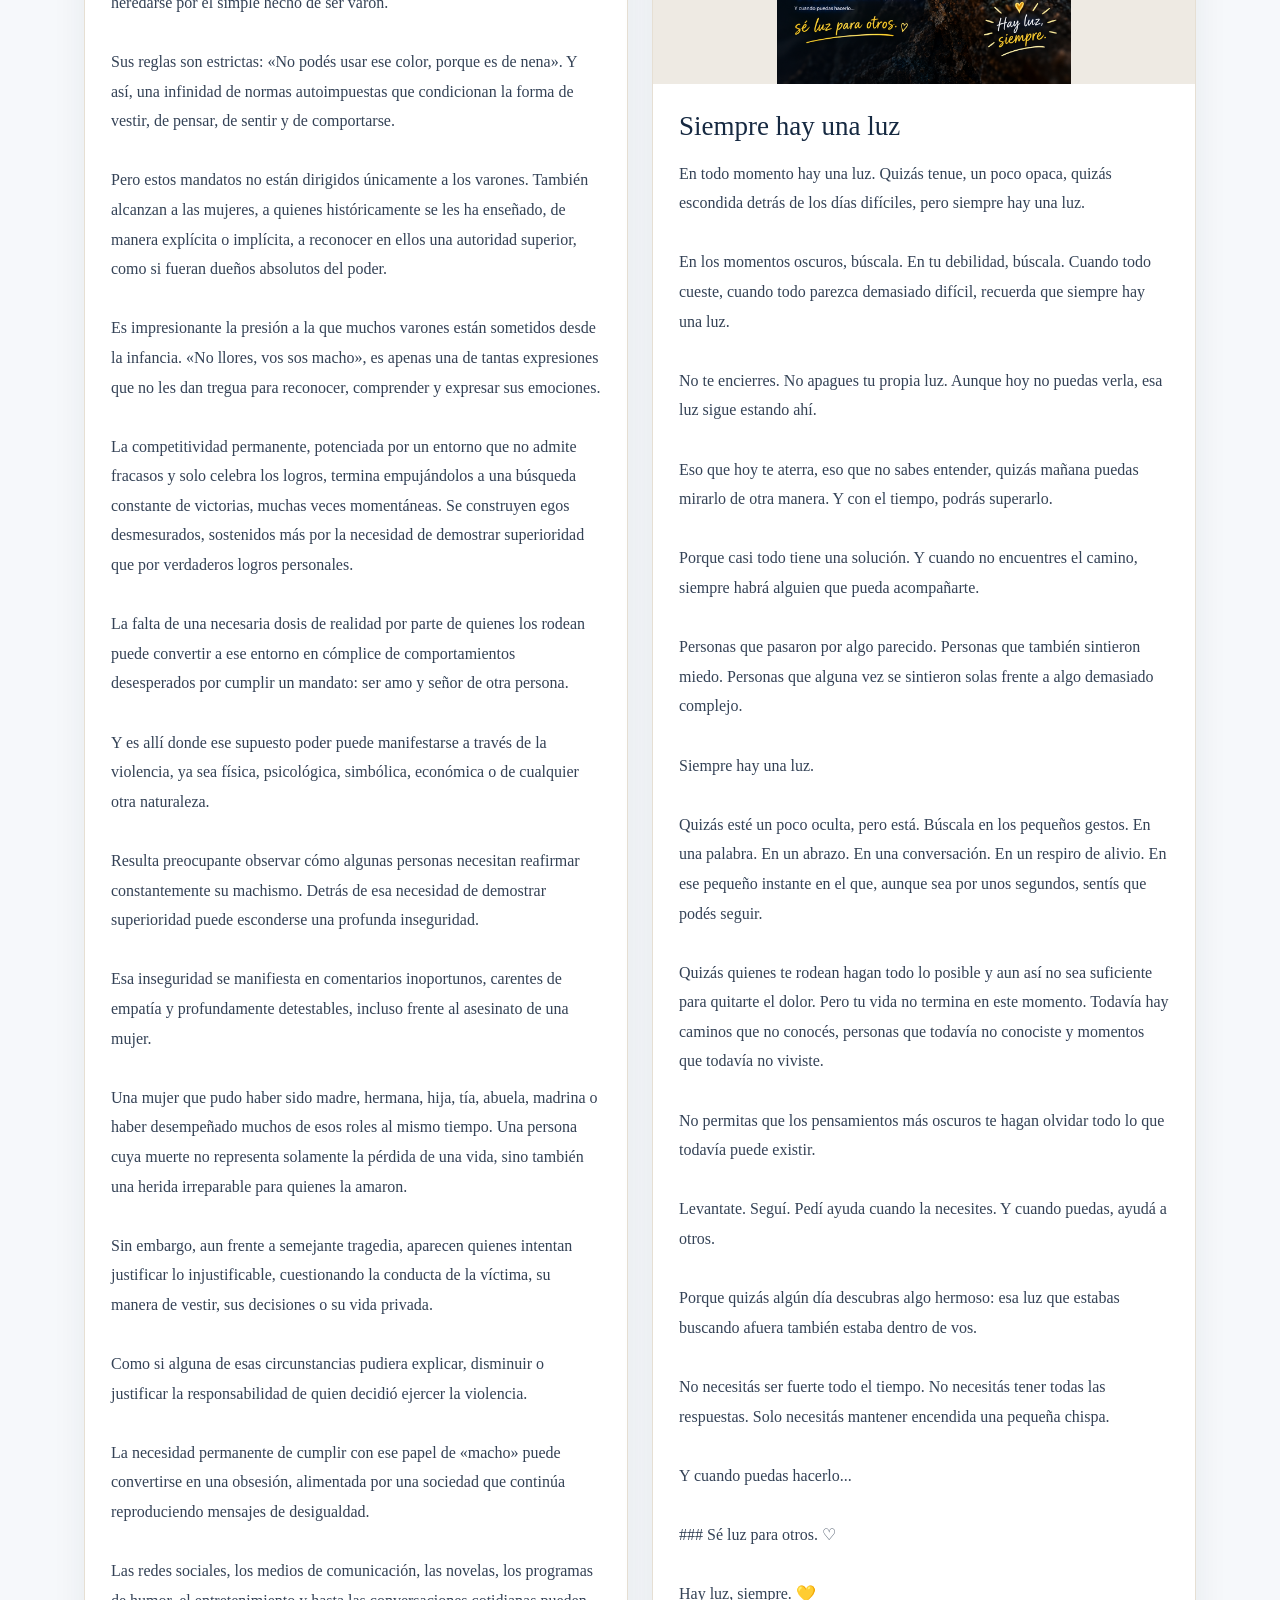
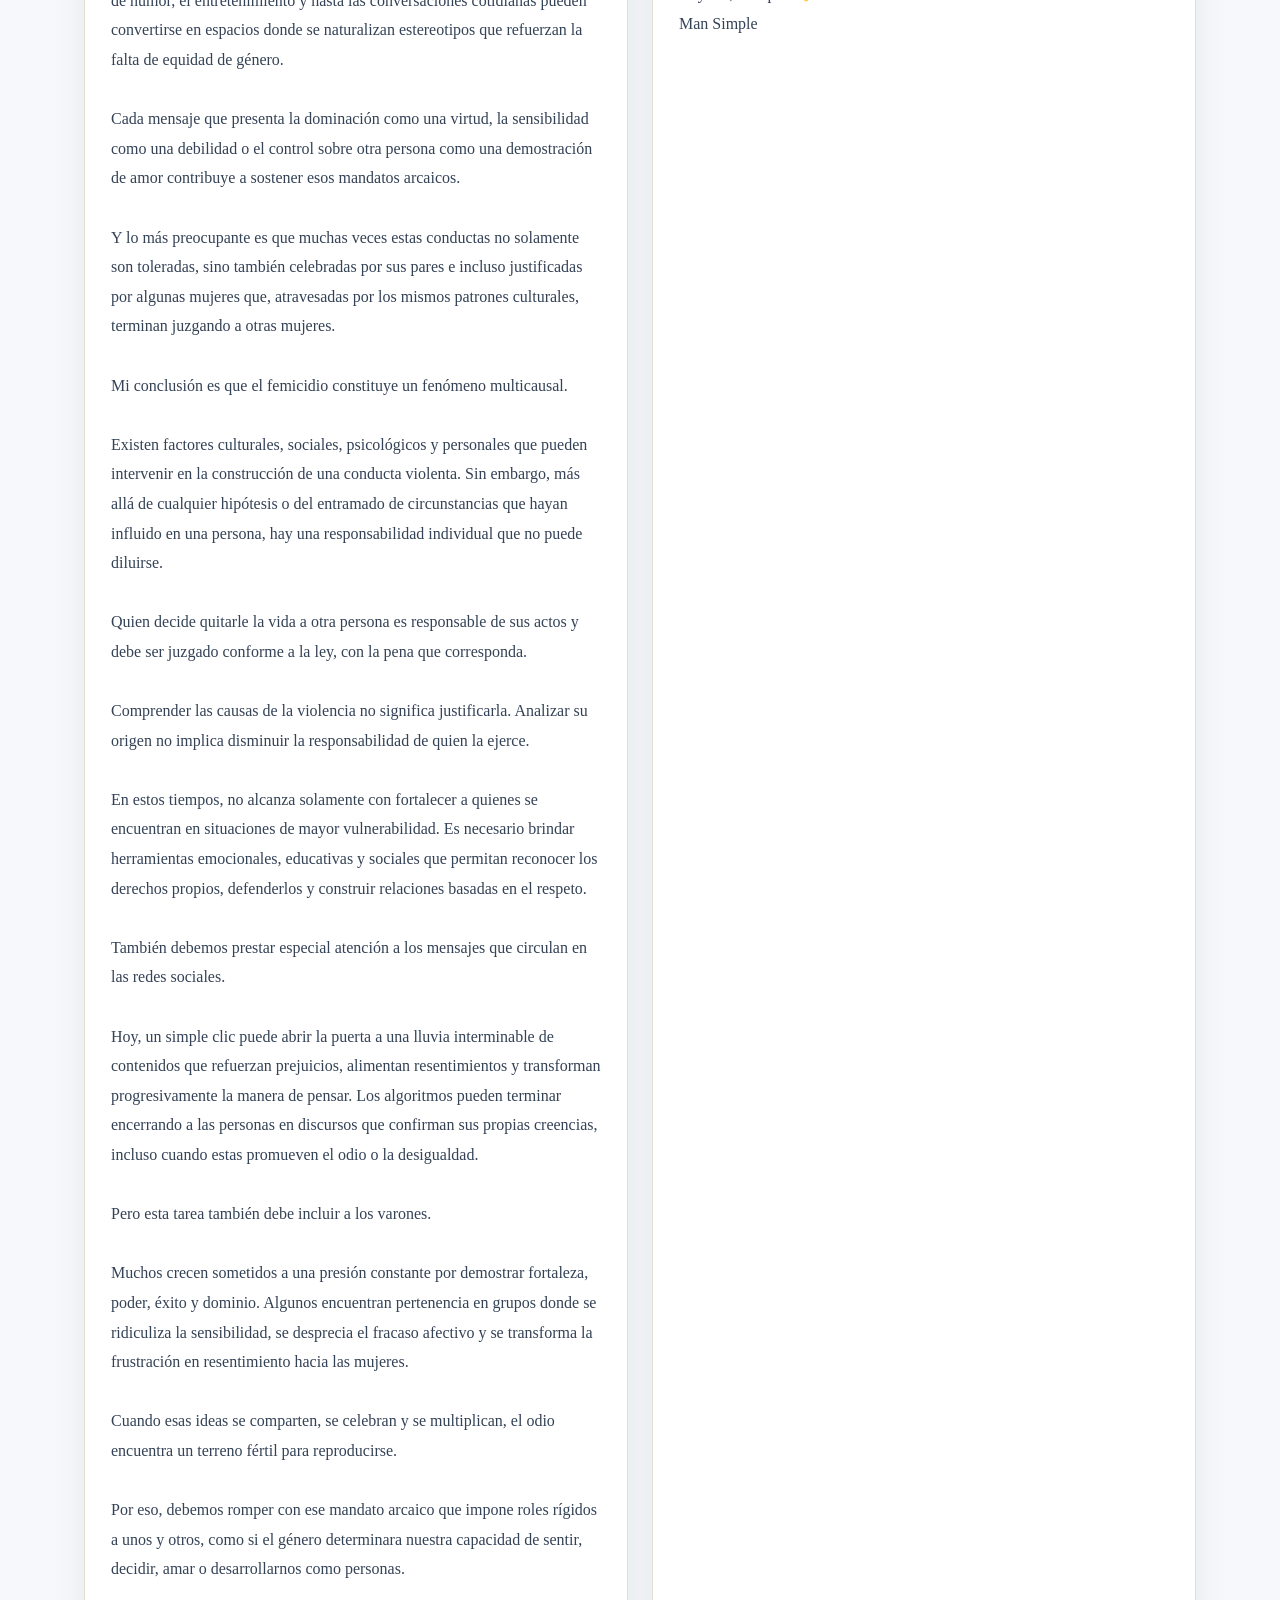
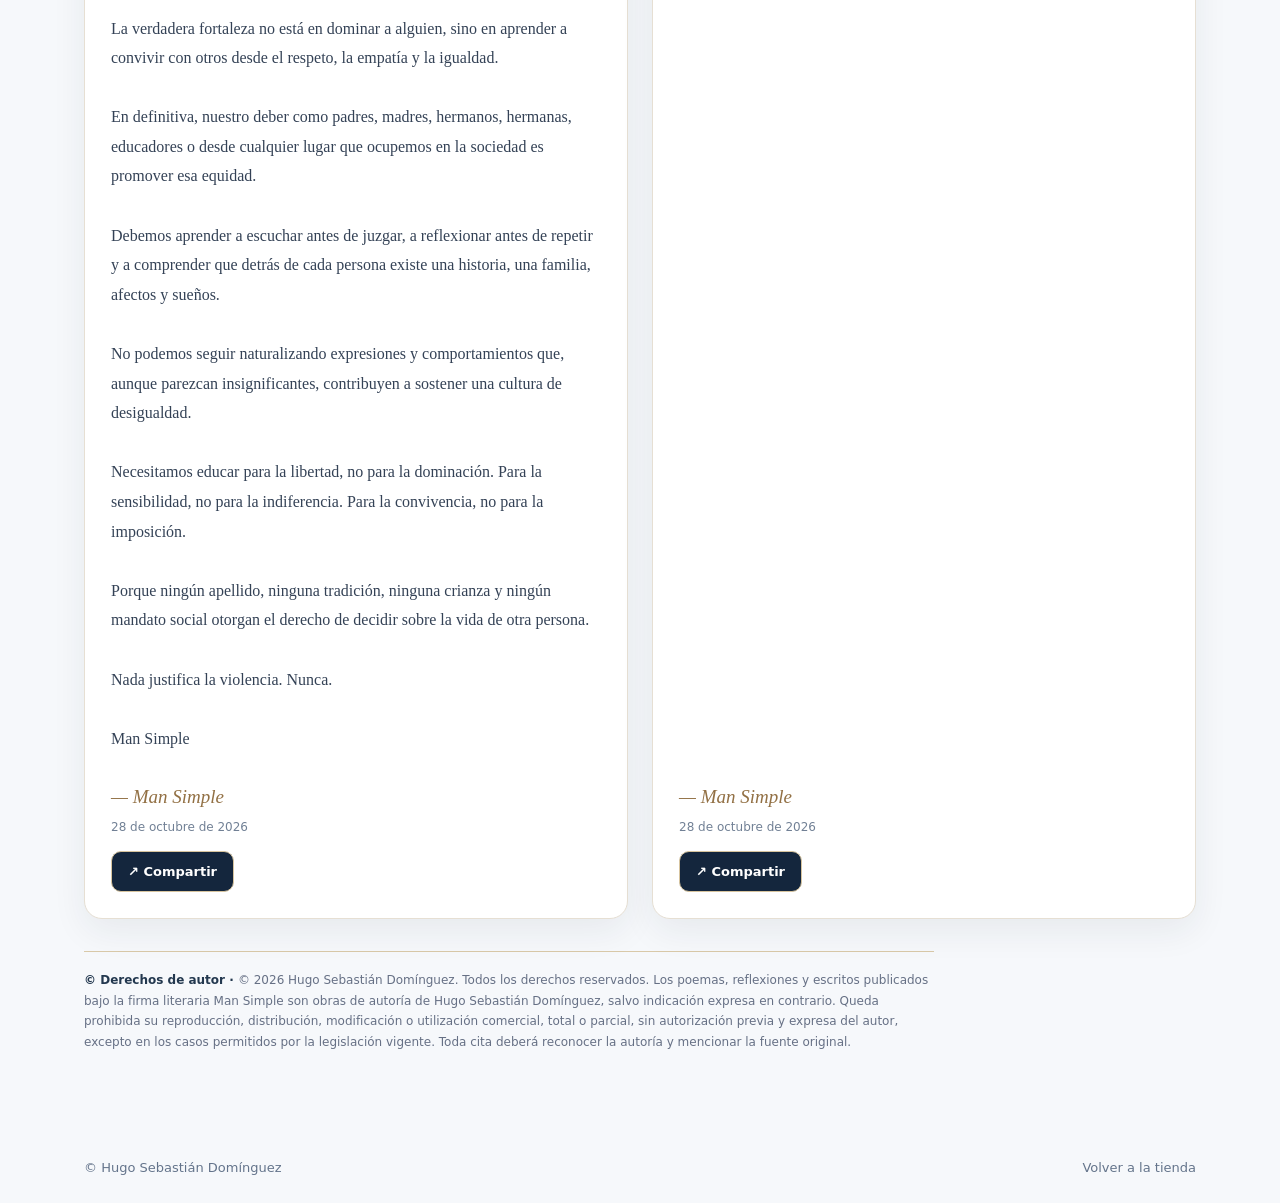
<file: escritos.html>
<!doctype html>
<html lang="es"><head><meta charset="utf-8"><meta name="viewport" content="width=device-width,initial-scale=1"><meta name="theme-color" content="#101827"><meta name="description" content="Frases, poemas, reflexiones e imágenes de Hugo Sebastián Domínguez."><title>Mis escritos y reflexiones | Hugo Sebastián Domínguez</title><link rel="stylesheet" href="styles.css?v=escritos-1"></head>
<body><header><div class="wrap nav"><a href="index.html" style="font-weight:850;color:#69e4b8">Hugo Sebastián Domínguez</a><a class="contact" href="index.html">← Volver a la tienda</a></div></header>
<main class="wrap escritos-page"><a class="escritos-page-back" href="index.html#escritos">← Tienda y publicaciones</a><span class="eyebrow dark">PALABRAS E IMÁGENES</span><h1>Mis escritos y reflexiones</h1><p class="escritos-intro">Un espacio para compartir frases, poemas, pensamientos e imágenes.</p><div id="escritos-list" class="escritos-grid"></div><p id="escritos-empty" class="escritos-empty" hidden>Próximamente compartiré aquí mis escritos y reflexiones.</p></main>
<footer><div class="wrap footer"><span>© Hugo Sebastián Domínguez</span><a href="index.html">Volver a la tienda</a></div></footer><script src="escritos.js?v=man-simple-layout-20261025-2"></script></body></html>
</file>
<file: styles.css>
:root{font-family:Inter,system-ui,-apple-system,Segoe UI,sans-serif;color:#172032;background:#f6f8fb}*{box-sizing:border-box}body{margin:0}a{text-decoration:none;color:inherit}.wrap{max-width:1160px;margin:auto;padding:0 24px}header{background:#101827;color:white;position:sticky;top:0;z-index:5}.nav{display:flex;align-items:center;justify-content:space-between;height:74px}.logo{font-weight:900;font-size:22px;letter-spacing:-.7px}.logo span{color:#58dbb2}.contact{background:#243447;padding:11px 17px;border-radius:30px;font-weight:700;font-size:14px}.hero{background:radial-gradient(circle at 85% 20%,#245a59,transparent 38%),linear-gradient(125deg,#101827,#172e41);color:#fff;padding:90px 0 95px}.eyebrow{font-size:12px;letter-spacing:2px;font-weight:800;color:#75e4c1}.hero h1{font-size:clamp(43px,7vw,82px);line-height:1.04;letter-spacing:-3px;margin:18px 0}.hero h1 em{color:#70e2bd;font-style:normal}.hero p{max-width:590px;color:#cbd5df;line-height:1.7;font-size:18px;margin-bottom:30px}.primary{display:inline-block;background:#69e4b8;color:#102b2a;border-radius:12px;padding:15px 24px;font-weight:850}.catalog{padding-top:66px;padding-bottom:85px}.heading{display:flex;justify-content:space-between;align-items:end;gap:20px}.dark{color:#168c71}h2{font-size:34px;letter-spacing:-1.3px;margin:10px 0 20px}#counter{color:#64748b;margin-bottom:23px}.filters{display:grid;grid-template-columns:2fr 1fr 1fr;gap:12px;margin:20px 0 26px}input,select{width:100%;background:white;border:1px solid #dbe2e9;border-radius:12px;padding:15px;color:#273449;font:inherit}.grid{display:grid;grid-template-columns:repeat(3,minmax(0,1fr));gap:22px}.item{background:white;border-radius:18px;overflow:hidden;border:1px solid #e5eaf0;box-shadow:0 8px 25px #1a2a4410;display:flex;flex-direction:column}.photo{position:relative;aspect-ratio:4/3;background:#e8eef2;display:flex;align-items:center;justify-content:center;font-size:65px}.photo img{width:100%;height:100%;object-fit:cover;position:absolute;inset:0}.tag{position:absolute;left:14px;top:14px;background:#132b38;color:#fff;font-size:12px;font-weight:800;padding:7px 11px;border-radius:20px}.tag.sold{background:#9a3c3c}.item-body{padding:21px;display:flex;flex:1;flex-direction:column}.category{font-size:12px;color:#168c71;font-weight:800;text-transform:uppercase;letter-spacing:1px}.item h3{font-size:20px;margin:10px 0 7px}.description{font-size:14px;line-height:1.55;color:#64748b;flex:1}.price{font-size:27px;font-weight:900;margin:13px 0}.old{font-size:15px;text-decoration:line-through;color:#94a3b8;font-weight:400;margin-left:9px}.actions{display:flex;gap:9px}.actions a,.actions button{border:0;border-radius:10px;padding:12px;cursor:pointer;font:inherit;font-weight:800}.buy{background:#173e38;color:white;flex:1;text-align:center}.share{background:#edf2f6;color:#26394c}.disabled{opacity:.55;pointer-events:none}.cta{background:#e5f7f0;text-align:center;padding:65px 0}.cta p{color:#566c68;margin-bottom:25px}.footer{display:flex;justify-content:space-between;gap:16px;flex-wrap:wrap;padding-top:28px;padding-bottom:28px;color:#64748b;font-size:13px}#empty{text-align:center;padding:40px;color:#64748b}@media(max-width:850px){.grid{grid-template-columns:repeat(2,1fr)}.filters{grid-template-columns:1fr 1fr}.filters input{grid-column:span 2}}@media(max-width:560px){.grid{grid-template-columns:1fr}.hero{padding:70px 0}.hero h1{letter-spacing:-1.8px}.filters{grid-template-columns:1fr}.filters input{grid-column:span 1}.heading{align-items:start;flex-direction:column}.heading h2{margin-bottom:0}#counter{margin-bottom:0}.nav{height:65px}.logo{font-size:19px}}

/* Galería: fotografía completa, sin recortes */
.photo img{object-fit:contain}
.photo .gallery-nav{position:absolute;bottom:10px;left:50%;transform:translateX(-50%);display:flex;gap:7px;z-index:2}
.gallery-nav button{border:0;border-radius:20px;padding:6px 10px;background:#fffdf0e8;color:#172032;cursor:pointer;font-size:12px;font-weight:800}
.gallery-nav button[aria-current="true"]{background:#173e38;color:white}

/* Visor de fotografías a pantalla ampliada */
.photo img{cursor:zoom-in}
.photo-lightbox{position:fixed;inset:0;width:min(96vw,1150px);height:min(94vh,850px);max-width:none;max-height:none;margin:auto;padding:50px 54px 42px;border:0;border-radius:16px;background:#101827;color:white;box-shadow:0 20px 90px #0008;overflow:hidden}
.photo-lightbox::backdrop{background:rgba(4,12,22,.87)}
.photo-lightbox img{width:100%;height:100%;object-fit:contain}
.photo-lightbox button{position:absolute;border:0;border-radius:50%;background:#ffffffd9;color:#10202c;cursor:pointer;width:38px;height:38px;font-size:20px;display:grid;place-items:center}
.photo-lightbox button[hidden]{display:none}
.lightbox-close{top:9px;right:9px}.lightbox-prev{left:8px;top:50%}.lightbox-next{right:8px;top:50%}.lightbox-count{position:absolute;bottom:10px;left:0;right:0;text-align:center;font-size:14px}
@media(max-width:560px){.photo-lightbox{width:100vw;height:100dvh;border-radius:0;padding:48px 35px 42px}}

/* Identidad del propietario en encabezado público */
.nav .logo{display:flex;align-items:center;gap:11px;min-width:0;line-height:1.2}
.nav .logo .owner-avatar{width:48px;height:48px;object-fit:cover;border-radius:50%;border:2px solid #69e4b8;flex-shrink:0}
.nav .logo span{overflow-wrap:anywhere}
@media(max-width:560px){.nav .logo{font-size:15px;gap:8px;max-width:72%}.nav .logo .owner-avatar{width:40px;height:40px}.nav .contact{padding:9px 11px;font-size:12px;flex-shrink:0}}

/* Encabezado compacto y foto real, corrección móvil */
.nav .logo{display:flex;align-items:center;gap:10px;flex:1;min-width:0;max-width:calc(100% - 118px);font-size:inherit;letter-spacing:0}
.nav .logo .owner-avatar{display:block!important;width:48px;height:48px;flex:0 0 48px;object-fit:cover;border-radius:50%;border:2px solid #69e4b8}
.nav .brand-copy{display:flex;flex-direction:column;gap:2px;min-width:0;overflow-wrap:normal}
.nav .brand-copy small{font-size:12px;line-height:1.2;color:#fff;font-weight:600}
.nav .brand-copy strong{font-size:16px;line-height:1.18;color:#58dbb2;font-weight:850}
.nav .contact{flex:0 0 auto}
@media(max-width:560px){.nav{gap:8px}.nav .logo{max-width:calc(100% - 116px);gap:8px}.nav .logo .owner-avatar{width:42px;height:42px;flex-basis:42px}.nav .brand-copy small{font-size:11px}.nav .brand-copy strong{font-size:13px}.nav .contact{font-size:12px;padding:9px 11px}}

/* Perfil más visible en pantallas pequeñas */
@media(max-width:560px){
.nav{height:86px;gap:8px}
.nav .logo{max-width:calc(100% - 112px);gap:9px}
.nav .logo .owner-avatar{width:64px;height:64px;flex:0 0 64px;object-fit:cover;object-position:center 32%;border:3px solid #69e4b8}
.nav .brand-copy small{font-size:11px}
.nav .brand-copy strong{font-size:12px;line-height:1.2}
.nav .contact{font-size:11px;padding:9px 10px}
}

/* Ampliación accesible de foto de perfil */
.owner-avatar{cursor:zoom-in}
.owner-avatar:focus-visible{outline:3px solid #fff;outline-offset:3px}
.owner-photo-dialog{border:0;padding:18px;background:#101827;border-radius:18px;box-shadow:0 25px 90px #0009;max-width:min(92vw,520px);max-height:90dvh;position:fixed;color:white}
.owner-photo-dialog::backdrop{background:#000b}
.owner-photo-dialog img{display:block;max-width:100%;max-height:76dvh;object-fit:contain;border-radius:12px}
.owner-photo-close{position:absolute;top:5px;right:6px;border:0;border-radius:50%;background:#fff;color:#101827;font-size:25px;width:35px;height:35px;cursor:pointer}

/* Foto ampliada: usar espacio disponible sin recortar */
.owner-photo-dialog{width:min(92vw,460px);max-width:92vw;max-height:88dvh;padding:18px;border-radius:16px;overflow:visible}
.owner-photo-dialog img{display:block;width:100%;height:auto;max-height:78dvh;object-fit:contain;object-position:center;border-radius:12px}
.owner-photo-close{top:-14px;right:-12px;z-index:2}
@media(max-width:560px){.owner-photo-dialog{width:88vw;padding:12px}.owner-photo-dialog img{width:100%;max-height:75dvh}}

/* Mis escritos y reflexiones: complemento discreto de la tienda */
.escritos-section{padding-top:58px;padding-bottom:75px}
.escritos-intro{color:#64748b;line-height:1.6;margin:0 0 24px}
.escritos-grid{display:grid;grid-template-columns:repeat(3,minmax(0,1fr));gap:22px}
.escrito-card{background:#fff;border:1px solid #e5eaf0;border-radius:18px;overflow:hidden;box-shadow:0 8px 25px #1a2a4410;display:flex;flex-direction:column}
.escrito-card img{display:block;width:100%;max-height:390px;object-fit:contain;background:#edf2f6}
.escrito-body{padding:22px;display:flex;flex:1;flex-direction:column}
.escrito-body h3{margin:0 0 10px;font-size:21px}
.escrito-body p{white-space:pre-line;line-height:1.75;color:#344256;overflow-wrap:anywhere}
.escrito-date{font-size:12px;color:#64748b;margin-top:auto}
.escrito-share,.escritos-more{display:inline-block;align-self:flex-start;border:0;border-radius:10px;padding:12px 16px;background:#173e38;color:#fff;font:inherit;font-weight:750;cursor:pointer;margin-top:15px}
.escritos-more{background:#e5f7f0;color:#173e38}
.escritos-empty{color:#64748b;padding:24px 0}
.escritos-page{padding-top:55px;padding-bottom:90px;min-height:55vh}
.escritos-page-back{display:inline-block;margin-bottom:18px;color:#168c71;font-weight:750}
@media(max-width:850px){.escritos-grid{grid-template-columns:repeat(2,minmax(0,1fr))}}
@media(max-width:560px){.escritos-grid{grid-template-columns:1fr}.escritos-section{padding-top:42px;padding-bottom:55px}}

/* Ficha de acceso a Cultura y tradición */
.cultura-ficha{display:grid;grid-template-columns:minmax(220px,36%) 1fr;overflow:hidden;text-decoration:none;color:inherit;background:#fff;border:1px solid #e5eaf0;border-radius:20px;box-shadow:0 8px 25px #1a2a4410;transition:transform .2s,box-shadow .2s}
.cultura-ficha:hover,.cultura-ficha:focus-visible{transform:translateY(-3px);box-shadow:0 14px 35px #1a2a4425;outline-offset:3px}
.cultura-ficha-visual{min-height:245px;display:flex;justify-content:center;align-items:center;gap:13px;background:linear-gradient(135deg,#69452c,#b47a44 58%,#e9c18a);font-size:clamp(2.5rem,6vw,4.4rem)}
.cultura-ficha-body{padding:30px;display:flex;flex-direction:column;justify-content:center;gap:13px}
.cultura-ficha-kicker{font-size:12px;letter-spacing:.09em;font-weight:800;color:#996238}
.cultura-ficha-body h3{font-size:clamp(1.35rem,3vw,1.9rem);margin:0;color:#172032}
.cultura-ficha-body p{line-height:1.7;color:#64748b;margin:0}
.cultura-ficha-link{align-self:flex-start;background:#e5f7f0;color:#173e38;padding:12px 16px;border-radius:10px;font-weight:750}
@media(max-width:620px){.cultura-ficha{grid-template-columns:1fr}.cultura-ficha-visual{min-height:165px}.cultura-ficha-body{padding:22px}}
</file>
